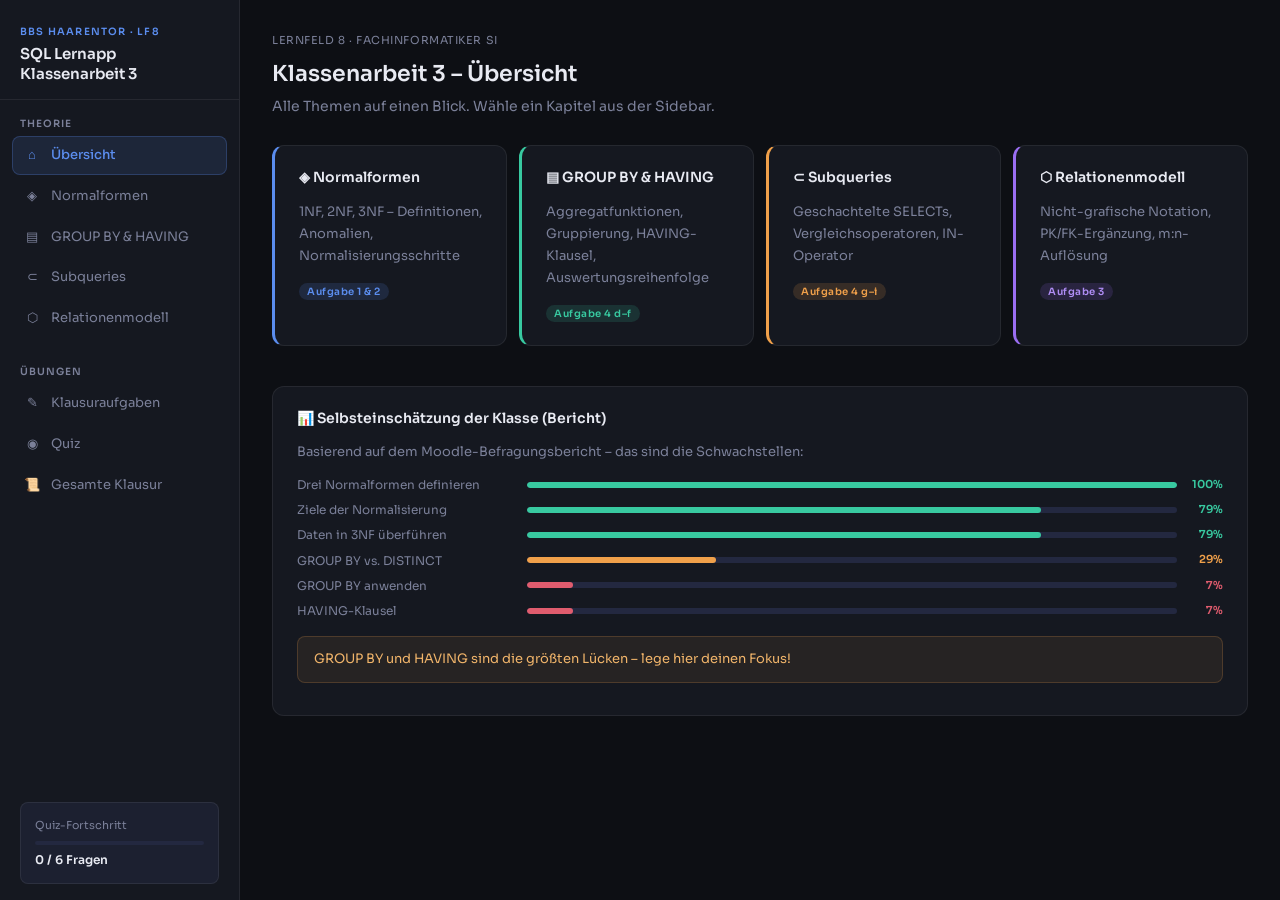
<file: index.html>
<!DOCTYPE html>
<html lang="de">
<head>
<meta charset="UTF-8">
<meta name="viewport" content="width=device-width, initial-scale=1.0">
<title>SQL Lernapp – Klassenarbeit 3</title>
<style>
  @import url('https://fonts.googleapis.com/css2?family=JetBrains+Mono:wght@400;500;600&family=Sora:wght@300;400;500;600;700&display=swap');

  :root {
    --bg: #0d0f14;
    --surface: #151820;
    --surface2: #1c2030;
    --surface3: #232840;
    --border: rgba(255,255,255,0.07);
    --border2: rgba(255,255,255,0.13);
    --text: #e8eaf2;
    --muted: #7b8099;
    --accent: #5b8dee;
    --accent2: #38c9a0;
    --accent3: #f0a04a;
    --accent4: #e05c6e;
    --glow: rgba(91,141,238,0.15);
    --mono: 'JetBrains Mono', monospace;
    --sans: 'Sora', sans-serif;
    --radius: 12px;
    --radius-sm: 8px;
  }

  * { box-sizing: border-box; margin: 0; padding: 0; }

  body {
    background: var(--bg);
    color: var(--text);
    font-family: var(--sans);
    min-height: 100vh;
    line-height: 1.6;
  }

  /* LAYOUT */
  .app { display: flex; height: 100vh; overflow: hidden; }

  /* SIDEBAR */
  .sidebar {
    width: 240px;
    min-width: 240px;
    background: var(--surface);
    border-right: 1px solid var(--border);
    display: flex;
    flex-direction: column;
    padding: 0;
    overflow-y: auto;
  }

  .sidebar-logo {
    padding: 1.5rem 1.25rem 1rem;
    border-bottom: 1px solid var(--border);
  }
  .sidebar-logo .tag {
    font-size: 10px;
    font-weight: 600;
    letter-spacing: 0.12em;
    color: var(--accent);
    text-transform: uppercase;
    margin-bottom: 4px;
  }
  .sidebar-logo h2 {
    font-size: 15px;
    font-weight: 600;
    color: var(--text);
    line-height: 1.3;
  }

  .nav-section {
    padding: 1rem 0.75rem 0.5rem;
  }
  .nav-section-label {
    font-size: 10px;
    font-weight: 600;
    letter-spacing: 0.1em;
    color: var(--muted);
    text-transform: uppercase;
    padding: 0 0.5rem;
    margin-bottom: 4px;
  }

  .nav-item {
    display: flex;
    align-items: center;
    gap: 10px;
    padding: 8px 10px;
    border-radius: var(--radius-sm);
    cursor: pointer;
    font-size: 13px;
    color: var(--muted);
    font-weight: 400;
    transition: all 0.15s;
    margin-bottom: 2px;
    border: 1px solid transparent;
  }
  .nav-item:hover { background: var(--surface2); color: var(--text); }
  .nav-item.active {
    background: rgba(91,141,238,0.12);
    color: var(--accent);
    border-color: rgba(91,141,238,0.25);
    font-weight: 500;
  }
  .nav-icon {
    width: 18px;
    height: 18px;
    display: flex;
    align-items: center;
    justify-content: center;
    font-size: 13px;
    flex-shrink: 0;
  }

  .progress-bar-wrap {
    margin: 1rem 1.25rem;
    margin-top: auto;
    padding: 0.875rem;
    background: var(--surface2);
    border-radius: var(--radius-sm);
    border: 1px solid var(--border);
  }
  .progress-bar-wrap .pb-label {
    font-size: 11px;
    color: var(--muted);
    margin-bottom: 6px;
  }
  .pb-track {
    height: 4px;
    background: var(--surface3);
    border-radius: 99px;
    overflow: hidden;
  }
  .pb-fill {
    height: 100%;
    background: linear-gradient(90deg, var(--accent), var(--accent2));
    border-radius: 99px;
    transition: width 0.4s ease;
  }
  .pb-score { font-size: 12px; font-weight: 600; color: var(--text); margin-top: 5px; }

  /* MAIN CONTENT */
  .main {
    flex: 1;
    overflow-y: auto;
    padding: 2rem;
    background: var(--bg);
  }

  .section { display: none; }
  .section.visible { display: block; }

  .page-header {
    margin-bottom: 1.75rem;
  }
  .page-header .breadcrumb {
    font-size: 11px;
    color: var(--muted);
    margin-bottom: 6px;
    letter-spacing: 0.05em;
  }
  .page-header h1 {
    font-size: 22px;
    font-weight: 600;
    color: var(--text);
  }
  .page-header p {
    font-size: 14px;
    color: var(--muted);
    margin-top: 4px;
  }

  /* CARDS */
  .card {
    background: var(--surface);
    border: 1px solid var(--border);
    border-radius: var(--radius);
    padding: 1.25rem 1.5rem;
    margin-bottom: 1rem;
  }
  .card h3 {
    font-size: 14px;
    font-weight: 600;
    color: var(--text);
    margin-bottom: 0.75rem;
    display: flex;
    align-items: center;
    gap: 8px;
  }
  .card p {
    font-size: 13px;
    color: var(--muted);
    line-height: 1.7;
  }

  /* NF CARDS */
  .nf-grid { display: grid; grid-template-columns: repeat(3, 1fr); gap: 12px; margin-bottom: 1rem; }
  .nf-card {
    background: var(--surface);
    border: 1px solid var(--border);
    border-radius: var(--radius);
    padding: 1.25rem;
    position: relative;
    overflow: hidden;
  }
  .nf-card::before {
    content: '';
    position: absolute;
    top: 0; left: 0; right: 0;
    height: 3px;
  }
  .nf-card.nf1::before { background: var(--accent); }
  .nf-card.nf2::before { background: var(--accent2); }
  .nf-card.nf3::before { background: var(--accent3); }
  .nf-num {
    font-size: 10px;
    font-weight: 600;
    letter-spacing: 0.1em;
    text-transform: uppercase;
    margin-bottom: 6px;
  }
  .nf-card.nf1 .nf-num { color: var(--accent); }
  .nf-card.nf2 .nf-num { color: var(--accent2); }
  .nf-card.nf3 .nf-num { color: var(--accent3); }
  .nf-title {
    font-size: 15px;
    font-weight: 600;
    color: var(--text);
    margin-bottom: 8px;
  }
  .nf-def { font-size: 12px; color: var(--muted); line-height: 1.6; }

  /* CODE BLOCKS */
  .code-block {
    background: var(--surface2);
    border: 1px solid var(--border);
    border-radius: var(--radius-sm);
    padding: 1rem 1.25rem;
    font-family: var(--mono);
    font-size: 12.5px;
    line-height: 1.7;
    color: #c5cae8;
    margin: 0.75rem 0;
    overflow-x: auto;
    white-space: pre;
    position: relative;
  }
  .kw { color: #82aaff; font-weight: 600; }
  .fn { color: #c3e88d; }
  .str { color: #f78c6c; }
  .cm { color: #546e7a; font-style: italic; }

  /* INFO / WARN BOXES */
  .info-box {
    background: rgba(91,141,238,0.08);
    border: 1px solid rgba(91,141,238,0.2);
    border-radius: var(--radius-sm);
    padding: 0.75rem 1rem;
    font-size: 13px;
    color: #8fb4f5;
    margin: 0.75rem 0;
    line-height: 1.6;
  }
  .warn-box {
    background: rgba(240,160,74,0.08);
    border: 1px solid rgba(240,160,74,0.2);
    border-radius: var(--radius-sm);
    padding: 0.75rem 1rem;
    font-size: 13px;
    color: #f0b46a;
    margin: 0.75rem 0;
    line-height: 1.6;
  }
  .success-box {
    background: rgba(56,201,160,0.08);
    border: 1px solid rgba(56,201,160,0.2);
    border-radius: var(--radius-sm);
    padding: 0.75rem 1rem;
    font-size: 13px;
    color: #5dd6b3;
    margin: 0.75rem 0;
    line-height: 1.6;
  }

  /* PIPELINE */
  .pipeline {
    display: flex;
    align-items: center;
    gap: 4px;
    flex-wrap: wrap;
    margin: 1rem 0;
  }
  .pipe-step {
    font-family: var(--mono);
    font-size: 11px;
    font-weight: 600;
    padding: 5px 12px;
    border-radius: 99px;
    border: 1px solid var(--border2);
    color: var(--muted);
    background: var(--surface2);
  }
  .pipe-step.highlight { background: rgba(91,141,238,0.15); color: var(--accent); border-color: rgba(91,141,238,0.3); }
  .pipe-arr { color: var(--muted); font-size: 13px; }

  /* AGG GRID */
  .agg-grid { display: grid; grid-template-columns: repeat(auto-fill, minmax(130px, 1fr)); gap: 8px; margin: 0.75rem 0; }
  .agg-card {
    background: var(--surface2);
    border: 1px solid var(--border);
    border-radius: var(--radius-sm);
    padding: 10px 12px;
  }
  .agg-fn { font-family: var(--mono); font-size: 12px; color: var(--accent2); font-weight: 600; margin-bottom: 3px; }
  .agg-desc { font-size: 11px; color: var(--muted); }

  /* QUIZ */
  .quiz-q {
    background: var(--surface);
    border: 1px solid var(--border);
    border-radius: var(--radius);
    padding: 1.25rem 1.5rem;
    margin-bottom: 1rem;
  }
  .quiz-num {
    font-size: 10px;
    font-weight: 600;
    letter-spacing: 0.1em;
    color: var(--accent);
    text-transform: uppercase;
    margin-bottom: 6px;
  }
  .quiz-q p { font-size: 14px; color: var(--text); font-weight: 500; margin-bottom: 1rem; line-height: 1.5; }
  .quiz-opts { display: flex; flex-direction: column; gap: 6px; }
  .quiz-opt {
    font-family: var(--sans);
    font-size: 13px;
    text-align: left;
    padding: 10px 14px;
    border-radius: var(--radius-sm);
    border: 1px solid var(--border2);
    background: var(--surface2);
    color: var(--muted);
    cursor: pointer;
    transition: all 0.15s;
  }
  .quiz-opt:hover:not(:disabled) { border-color: rgba(91,141,238,0.4); color: var(--text); background: rgba(91,141,238,0.06); }
  .quiz-opt.correct { background: rgba(56,201,160,0.1); border-color: rgba(56,201,160,0.4); color: #5dd6b3; }
  .quiz-opt.wrong { background: rgba(224,92,110,0.1); border-color: rgba(224,92,110,0.4); color: #e87d8a; }
  .quiz-fb { font-size: 12px; margin-top: 10px; line-height: 1.6; padding: 8px 12px; border-radius: var(--radius-sm); }
  .quiz-fb.ok { background: rgba(56,201,160,0.08); color: #5dd6b3; }
  .quiz-fb.err { background: rgba(224,92,110,0.08); color: #e87d8a; }

  /* AUFGABEN */
  .task-card {
    background: var(--surface);
    border: 1px solid var(--border);
    border-radius: var(--radius);
    margin-bottom: 10px;
    overflow: hidden;
  }
  .task-header {
    display: flex;
    align-items: center;
    justify-content: space-between;
    padding: 1rem 1.25rem;
    cursor: pointer;
    user-select: none;
    transition: background 0.15s;
  }
  .task-header:hover { background: var(--surface2); }
  .task-label {
    display: flex;
    align-items: center;
    gap: 10px;
  }
  .task-badge {
    font-family: var(--mono);
    font-size: 11px;
    font-weight: 600;
    color: var(--accent);
    background: rgba(91,141,238,0.12);
    padding: 3px 9px;
    border-radius: 99px;
    border: 1px solid rgba(91,141,238,0.2);
  }
  .task-text { font-size: 13px; color: var(--muted); }
  .task-chevron { font-size: 13px; color: var(--muted); transition: transform 0.2s; }
  .task-card.open .task-chevron { transform: rotate(90deg); }
  .task-body { display: none; padding: 0 1.25rem 1.25rem; border-top: 1px solid var(--border); }
  .task-card.open .task-body { display: block; }
  .task-body .code-block { margin-top: 0.75rem; }

  /* TABLE */
  .table-wrap { overflow-x: auto; margin: 0.75rem 0; }
  table { border-collapse: collapse; font-size: 12px; width: 100%; }
  th { background: var(--surface3); color: var(--muted); font-weight: 600; padding: 7px 12px; text-align: left; border: 1px solid var(--border); font-size: 11px; letter-spacing: 0.05em; text-transform: uppercase; }
  td { padding: 6px 12px; border: 1px solid var(--border); color: var(--text); }
  tr:nth-child(even) td { background: var(--surface2); }
  .pk { color: var(--accent); font-weight: 600; }
  .fk { color: var(--accent2); font-weight: 600; }

  /* ANOMALIE GRID */
  .anomaly-grid { display: grid; grid-template-columns: repeat(3, 1fr); gap: 10px; margin: 0.75rem 0; }
  .anomaly-card {
    background: var(--surface2);
    border: 1px solid var(--border);
    border-radius: var(--radius-sm);
    padding: 1rem;
  }
  .anomaly-card .a-icon { font-size: 20px; margin-bottom: 8px; }
  .anomaly-card .a-title { font-size: 12px; font-weight: 600; color: var(--text); margin-bottom: 4px; }
  .anomaly-card .a-desc { font-size: 11px; color: var(--muted); line-height: 1.5; }

  /* SCROLLBAR */
  ::-webkit-scrollbar { width: 6px; height: 6px; }
  ::-webkit-scrollbar-track { background: transparent; }
  ::-webkit-scrollbar-thumb { background: var(--surface3); border-radius: 99px; }

  /* BADGES */
  .badge { font-size: 10px; font-weight: 600; padding: 2px 8px; border-radius: 99px; letter-spacing: 0.05em; }
  .badge-blue { background: rgba(91,141,238,0.15); color: var(--accent); }
  .badge-green { background: rgba(56,201,160,0.15); color: var(--accent2); }
  .badge-amber { background: rgba(240,160,74,0.15); color: var(--accent3); }

  .grid-2 { display: grid; grid-template-columns: 1fr 1fr; gap: 12px; }

  /* BOTTOM NAV (mobile only) */
  .bottom-nav {
    display: none;
    position: fixed;
    bottom: 0; left: 0; right: 0;
    background: var(--surface);
    border-top: 1px solid var(--border2);
    z-index: 100;
    padding: 0 4px;
    padding-bottom: env(safe-area-inset-bottom, 0px);
  }
  .bottom-nav-inner {
    display: flex;
    justify-content: space-around;
    align-items: stretch;
  }
  .bn-item {
    flex: 1;
    display: flex;
    flex-direction: column;
    align-items: center;
    justify-content: center;
    padding: 8px 2px 6px;
    cursor: pointer;
    border: none;
    background: transparent;
    color: var(--muted);
    font-family: var(--sans);
    font-size: 9px;
    font-weight: 500;
    gap: 3px;
    transition: color 0.15s;
    -webkit-tap-highlight-color: transparent;
  }
  .bn-item.active { color: var(--accent); }
  .bn-icon { font-size: 18px; line-height: 1; }

  @media (max-width: 700px) {
    .app { flex-direction: column; height: auto; min-height: 100vh; overflow: visible; }
    .sidebar { display: none; }
    .bottom-nav { display: block; }
    .main {
      padding: 1rem 0.875rem;
      padding-bottom: calc(72px + env(safe-area-inset-bottom, 0px));
      overflow-y: visible;
    }
    .nf-grid, .grid-2, .anomaly-grid { grid-template-columns: 1fr; }
    .pipeline { gap: 3px; }
    .pipe-step { font-size: 10px; padding: 4px 8px; }
    .agg-grid { grid-template-columns: repeat(2, 1fr); }
    .page-header h1 { font-size: 18px; }
    .code-block { font-size: 11.5px; padding: 0.75rem; }
    .card { padding: 1rem; }
    .task-text { font-size: 12px; }
    .quiz-q p { font-size: 13px; }
    .quiz-opt { font-size: 13px; padding: 12px 14px; }
    .table-wrap { font-size: 11px; }
  }
</style>
</head>
<body>

<div class="app">
  <!-- SIDEBAR -->
  <aside class="sidebar">
    <div class="sidebar-logo">
      <div class="tag">BBS Haarentor · LF8</div>
      <h2>SQL Lernapp<br>Klassenarbeit 3</h2>
    </div>

    <div class="nav-section">
      <div class="nav-section-label">Theorie</div>
      <div class="nav-item active" onclick="show('home')">
        <span class="nav-icon">⌂</span>
        <span>Übersicht</span>
      </div>
      <div class="nav-item" onclick="show('nf')">
        <span class="nav-icon">◈</span>
        <span>Normalformen</span>
      </div>
      <div class="nav-item" onclick="show('groupby')">
        <span class="nav-icon">▤</span>
        <span>GROUP BY & HAVING</span>
      </div>
      <div class="nav-item" onclick="show('subquery')">
        <span class="nav-icon">⊂</span>
        <span>Subqueries</span>
      </div>
      <div class="nav-item" onclick="show('relmodel')">
        <span class="nav-icon">⬡</span>
        <span>Relationenmodell</span>
      </div>
    </div>

    <div class="nav-section">
      <div class="nav-section-label">Übungen</div>
      <div class="nav-item" onclick="show('klausur')">
        <span class="nav-icon">✎</span>
        <span>Klausuraufgaben</span>
      </div>
      <div class="nav-item" onclick="show('quiz')">
        <span class="nav-icon">◉</span>
        <span>Quiz</span>
      </div>
      <div class="nav-item" onclick="show('gesamteklausur')">
        <span class="nav-icon">📜</span>
        <span>Gesamte Klausur</span>
      </div>
    </div>

    <div class="progress-bar-wrap">
      <div class="pb-label">Quiz-Fortschritt</div>
      <div class="pb-track"><div class="pb-fill" id="pb" style="width:0%"></div></div>
      <div class="pb-score" id="pb-score">0 / 6 Fragen</div>
    </div>
  </aside>

  <!-- MAIN -->
  <main class="main">

    <!-- HOME -->
    <div id="sec-home" class="section visible">
      <div class="page-header">
        <div class="breadcrumb">LERNFELD 8 · FACHINFORMATIKER SI</div>
        <h1>Klassenarbeit 3 – Übersicht</h1>
        <p>Alle Themen auf einen Blick. Wähle ein Kapitel aus der Sidebar.</p>
      </div>

      <div style="display:grid;grid-template-columns:repeat(auto-fill,minmax(220px,1fr));gap:12px;margin-bottom:1.5rem;">
        <div class="card" style="cursor:pointer;border-left:3px solid var(--accent);" onclick="show('nf')">
          <h3>◈ Normalformen</h3>
          <p>1NF, 2NF, 3NF – Definitionen, Anomalien, Normalisierungsschritte</p>
          <div style="margin-top:10px;"><span class="badge badge-blue">Aufgabe 1 & 2</span></div>
        </div>
        <div class="card" style="cursor:pointer;border-left:3px solid var(--accent2);" onclick="show('groupby')">
          <h3>▤ GROUP BY & HAVING</h3>
          <p>Aggregatfunktionen, Gruppierung, HAVING-Klausel, Auswertungsreihenfolge</p>
          <div style="margin-top:10px;"><span class="badge badge-green">Aufgabe 4 d–f</span></div>
        </div>
        <div class="card" style="cursor:pointer;border-left:3px solid var(--accent3);" onclick="show('subquery')">
          <h3>⊂ Subqueries</h3>
          <p>Geschachtelte SELECTs, Vergleichsoperatoren, IN-Operator</p>
          <div style="margin-top:10px;"><span class="badge badge-amber">Aufgabe 4 g–i</span></div>
        </div>
        <div class="card" style="cursor:pointer;border-left:3px solid #9b6ef3;" onclick="show('relmodel')">
          <h3>⬡ Relationenmodell</h3>
          <p>Nicht-grafische Notation, PK/FK-Ergänzung, m:n-Auflösung</p>
          <div style="margin-top:10px;"><span class="badge" style="background:rgba(155,110,243,0.15);color:#b08ef5;">Aufgabe 3</span></div>
        </div>
      </div>

      <div class="card">
        <h3>📊 Selbsteinschätzung der Klasse (Bericht)</h3>
        <p style="margin-bottom:0.75rem;">Basierend auf dem Moodle-Befragungsbericht – das sind die Schwachstellen:</p>
        <div style="display:flex;flex-direction:column;gap:6px;">
          <div style="display:flex;align-items:center;gap:10px;">
            <div style="font-size:12px;color:var(--muted);width:220px;flex-shrink:0;">Drei Normalformen definieren</div>
            <div style="flex:1;background:var(--surface3);border-radius:99px;height:6px;overflow:hidden;"><div style="width:100%;height:100%;background:var(--accent2);border-radius:99px;"></div></div>
            <div style="font-size:11px;color:var(--accent2);font-weight:600;width:36px;text-align:right;">100%</div>
          </div>
          <div style="display:flex;align-items:center;gap:10px;">
            <div style="font-size:12px;color:var(--muted);width:220px;flex-shrink:0;">Ziele der Normalisierung</div>
            <div style="flex:1;background:var(--surface3);border-radius:99px;height:6px;overflow:hidden;"><div style="width:79%;height:100%;background:var(--accent2);border-radius:99px;"></div></div>
            <div style="font-size:11px;color:var(--accent2);font-weight:600;width:36px;text-align:right;">79%</div>
          </div>
          <div style="display:flex;align-items:center;gap:10px;">
            <div style="font-size:12px;color:var(--muted);width:220px;flex-shrink:0;">Daten in 3NF überführen</div>
            <div style="flex:1;background:var(--surface3);border-radius:99px;height:6px;overflow:hidden;"><div style="width:79%;height:100%;background:var(--accent2);border-radius:99px;"></div></div>
            <div style="font-size:11px;color:var(--accent2);font-weight:600;width:36px;text-align:right;">79%</div>
          </div>
          <div style="display:flex;align-items:center;gap:10px;">
            <div style="font-size:12px;color:var(--muted);width:220px;flex-shrink:0;">GROUP BY vs. DISTINCT</div>
            <div style="flex:1;background:var(--surface3);border-radius:99px;height:6px;overflow:hidden;"><div style="width:29%;height:100%;background:var(--accent3);border-radius:99px;"></div></div>
            <div style="font-size:11px;color:var(--accent3);font-weight:600;width:36px;text-align:right;">29%</div>
          </div>
          <div style="display:flex;align-items:center;gap:10px;">
            <div style="font-size:12px;color:var(--muted);width:220px;flex-shrink:0;">GROUP BY anwenden</div>
            <div style="flex:1;background:var(--surface3);border-radius:99px;height:6px;overflow:hidden;"><div style="width:7%;height:100%;background:var(--accent4);border-radius:99px;"></div></div>
            <div style="font-size:11px;color:var(--accent4);font-weight:600;width:36px;text-align:right;">7%</div>
          </div>
          <div style="display:flex;align-items:center;gap:10px;">
            <div style="font-size:12px;color:var(--muted);width:220px;flex-shrink:0;">HAVING-Klausel</div>
            <div style="flex:1;background:var(--surface3);border-radius:99px;height:6px;overflow:hidden;"><div style="width:7%;height:100%;background:var(--accent4);border-radius:99px;"></div></div>
            <div style="font-size:11px;color:var(--accent4);font-weight:600;width:36px;text-align:right;">7%</div>
          </div>
        </div>
        <div class="warn-box" style="margin-top:1rem;">GROUP BY und HAVING sind die größten Lücken – lege hier deinen Fokus!</div>
      </div>
    </div>

    <!-- NORMALFORMEN -->
    <div id="sec-nf" class="section">
      <div class="page-header">
        <div class="breadcrumb">THEORIE</div>
        <h1>Normalformen</h1>
        <p>Die drei Normalformen im Überblick</p>
      </div>

      <div class="nf-grid">
        <div class="nf-card nf1">
          <div class="nf-num">1. Normalform</div>
          <div class="nf-title">Atomare Werte</div>
          <div class="nf-def">Jedes Attribut enthält nur einen einzigen, unteilbaren Wert. Keine Wiederholungsgruppen, keine Listen in einem Feld.</div>
        </div>
        <div class="nf-card nf2">
          <div class="nf-num">2. Normalform</div>
          <div class="nf-title">Volle Abhängigkeit</div>
          <div class="nf-def">Setzt 1NF voraus. Jedes Nicht-Schlüssel-Attribut hängt vom <em>gesamten</em> Primärschlüssel ab – keine partiellen Abhängigkeiten.</div>
        </div>
        <div class="nf-card nf3">
          <div class="nf-num">3. Normalform</div>
          <div class="nf-title">Keine transitiven Abh.</div>
          <div class="nf-def">Setzt 2NF voraus. Kein Nicht-Schlüssel-Attribut darf von einem anderen Nicht-Schlüssel-Attribut abhängen.</div>
        </div>
      </div>

      <div class="card">
        <h3>Warum normalisieren? – Die 3 Mutationsanomalien</h3>
        <div class="anomaly-grid">
          <div class="anomaly-card">
            <div class="a-icon">➕</div>
            <div class="a-title">Einfügeanomalie</div>
            <div class="a-desc">Neue Daten können nicht eingefügt werden, ohne unvollständige oder redundante Einträge zu erzeugen.</div>
          </div>
          <div class="anomaly-card">
            <div class="a-icon">✖</div>
            <div class="a-title">Löschanomalie</div>
            <div class="a-desc">Beim Löschen eines Datensatzes gehen unbeabsichtigt andere wichtige Daten verloren.</div>
          </div>
          <div class="anomaly-card">
            <div class="a-icon">✎</div>
            <div class="a-title">Änderungsanomalie</div>
            <div class="a-desc">Redundant gespeicherte Daten müssen an mehreren Stellen geändert werden – Inkonsistenz ist die Folge.</div>
          </div>
        </div>
        <div class="info-box">Redundanz = mehrfach gespeicherte gleiche Information → führt zwangsläufig zu Dateninkonsistenz</div>
      </div>

      <div class="card">
        <h3>Frage 1 aus der Klausur – Musterlösung</h3>
        <p style="margin-bottom:0.5rem;"><em>„Was ist das Hauptziel der Normalisierung?"</em></p>
        <div class="success-box">Antwort: <strong>b) Vermeidung von Redundanzen</strong> – durch Aufteilen der Daten in mehrere Tabellen werden Mehrfachspeicherungen und damit Anomalien vermieden.</div>
      </div>

      <div class="card">
        <h3>Normalisierungsbeispiel – Klausur Aufgabe 2</h3>
        <p style="margin-bottom:0.75rem;">Ausgangstabelle mit zusammengesetztem Primärschlüssel (KundeID + BestellNr):</p>
        <div class="table-wrap">
          <table>
            <tr><th>KundeID</th><th>BestellNr</th><th>ArtikelID</th><th>Name</th><th>Artikelname</th><th>Preis</th></tr>
            <tr><td class="pk">Kd1</td><td class="pk">B100</td><td class="fk">A123</td><td>Müller, Arne</td><td>Laptop</td><td>800</td></tr>
            <tr><td class="pk">Kd1</td><td class="pk">B102</td><td class="fk">A550</td><td>Müller, Arne</td><td>Maus</td><td>25</td></tr>
            <tr><td class="pk">Kd2</td><td class="pk">B103</td><td class="fk">A211</td><td>List, Franz</td><td>Monitor</td><td>150</td></tr>
          </table>
        </div>
        <div class="warn-box">2NF-Verstoß: „Name" hängt nur von KundeID ab, nicht vom gesamten zusammengesetzten Schlüssel → partielle Abhängigkeit!</div>
        <p style="font-size:13px;color:var(--muted);margin-top:0.5rem;">Lösung: Kunden-Tabelle auslagern → <strong>Kunden(KundeID, Name)</strong> und <strong>Bestellung(BestellNr, KundeID, ArtikelID, …)</strong></p>
      </div>
    </div>

    <!-- GROUP BY -->
    <div id="sec-groupby" class="section">
      <div class="page-header">
        <div class="breadcrumb">THEORIE</div>
        <h1>GROUP BY &amp; HAVING</h1>
        <p>Aggregatfunktionen und Gruppenauswertung – Lektion 2 &amp; 4 von sql-tutorial.de</p>
      </div>

      <div class="card">
        <h3>Auswertungsreihenfolge einer SELECT-Anweisung</h3>
        <div class="pipeline">
          <div class="pipe-step">FROM</div><div class="pipe-arr">→</div>
          <div class="pipe-step">WHERE</div><div class="pipe-arr">→</div>
          <div class="pipe-step highlight">GROUP BY</div><div class="pipe-arr">→</div>
          <div class="pipe-step highlight">HAVING</div><div class="pipe-arr">→</div>
          <div class="pipe-step">SELECT</div><div class="pipe-arr">→</div>
          <div class="pipe-step">ORDER BY</div><div class="pipe-arr">→</div>
          <div class="pipe-step">LIMIT</div>
        </div>
        <div class="info-box"><strong>WHERE</strong> filtert einzelne Zeilen <em>vor</em> der Gruppierung – keine Aggregatfunktionen erlaubt!<br><strong>HAVING</strong> filtert Gruppen <em>nach</em> der Gruppierung – Aggregatfunktionen sind hier Pflicht.</div>
      </div>

      <div class="card">
        <h3>Aggregatfunktionen (Lektion 2)</h3>
        <div class="agg-grid">
          <div class="agg-card"><div class="agg-fn">COUNT(*)</div><div class="agg-desc">Anzahl aller Zeilen</div></div>
          <div class="agg-card"><div class="agg-fn">COUNT(Spalte)</div><div class="agg-desc">Anzahl nicht-NULL-Werte</div></div>
          <div class="agg-card"><div class="agg-fn">SUM(Spalte)</div><div class="agg-desc">Summe der Werte</div></div>
          <div class="agg-card"><div class="agg-fn">AVG(Spalte)</div><div class="agg-desc">Durchschnittswert</div></div>
          <div class="agg-card"><div class="agg-fn">MAX(Spalte)</div><div class="agg-desc">Größter Wert</div></div>
          <div class="agg-card"><div class="agg-fn">MIN(Spalte)</div><div class="agg-desc">Kleinster Wert</div></div>
        </div>
        <div class="warn-box">Nach GROUP BY dürfen in SELECT nur Gruppierungsattribute und Aggregatfunktionen stehen. Einzelwert-Attribute erzeugen einen Fehler!</div>
      </div>

      <div class="card">
        <h3>Vollständige Syntax (Lektion 4)</h3>
        <div class="code-block"><span class="kw">SELECT</span> Region, <span class="fn">COUNT</span>(*) <span class="kw">AS</span> Anzahl, <span class="fn">SUM</span>(Punkte) <span class="kw">AS</span> Gesamt
<span class="kw">FROM</span> Mannschaft
<span class="kw">WHERE</span> Spiele = 10          <span class="cm">-- filtert Zeilen (vor Gruppierung)</span>
<span class="kw">GROUP BY</span> Region             <span class="cm">-- gruppiert nach Region</span>
<span class="kw">HAVING</span> <span class="fn">SUM</span>(Punkte) > 30   <span class="cm">-- filtert Gruppen (nach Gruppierung)</span>
<span class="kw">ORDER BY</span> Gesamt <span class="kw">DESC</span>
<span class="kw">LIMIT</span> 5;</div>
      </div>
    </div>

    <!-- SUBQUERIES -->
    <div id="sec-subquery" class="section">
      <div class="page-header">
        <div class="breadcrumb">THEORIE</div>
        <h1>Geschachtelte SELECT-Anweisungen</h1>
        <p>Subqueries mit = und IN – Lektion 5 von sql-tutorial.de</p>
      </div>

      <div class="card">
        <h3>Grundprinzip</h3>
        <p>Eine Unterabfrage steht in der WHERE-Klausel der Hauptabfrage und liefert einen Vergleichswert. So lassen sich zwei Abfragen in einer einzigen SQL-Anweisung kombinieren.</p>
        <div class="code-block"><span class="cm">-- Muster: Unterabfrage mit Vergleichsoperator =</span>
<span class="kw">SELECT</span> spalte
<span class="kw">FROM</span> tabelle
<span class="kw">WHERE</span> spalte <span class="kw">OPERATOR</span> (
    <span class="kw">SELECT</span> spalte       <span class="cm">-- NUR eine Spalte erlaubt!</span>
    <span class="kw">FROM</span> tabelle
    <span class="kw">WHERE</span> bedingung
);</div>
      </div>

      <div class="grid-2">
        <div class="card">
          <h3>Mit = Operator</h3>
          <p style="margin-bottom:0.5rem;">Die Unterabfrage muss <strong>genau einen Wert</strong> liefern.</p>
          <div class="code-block"><span class="kw">SELECT</span> Name
<span class="kw">FROM</span> Mannschaft
<span class="kw">WHERE</span> Punkte > (
  <span class="kw">SELECT</span> Punkte
  <span class="kw">FROM</span> Mannschaft
  <span class="kw">WHERE</span> Name = <span class="str">'KBV Burhafe'</span>
);</div>
        </div>
        <div class="card">
          <h3>Mit IN Operator</h3>
          <p style="margin-bottom:0.5rem;">Die Unterabfrage darf <strong>mehrere Werte</strong> liefern.</p>
          <div class="code-block"><span class="kw">SELECT</span> Name
<span class="kw">FROM</span> Mannschaft
<span class="kw">WHERE</span> Region <span class="kw">IN</span> (
  <span class="kw">SELECT</span> Region
  <span class="kw">FROM</span> Mannschaft
  <span class="kw">WHERE</span> Punkte > 15
);</div>
        </div>
      </div>

      <div class="card">
        <h3>Regeln auf einen Blick</h3>
        <div class="info-box">
          1. In der SELECT-Klausel der Unterabfrage darf immer nur <strong>eine Spalte</strong> angegeben werden.<br>
          2. Wird <code>=</code> verwendet: Unterabfrage muss genau <strong>einen Wert</strong> zurückgeben.<br>
          3. Werden mehrere Werte erwartet: <code>IN</code> verwenden statt <code>=</code>.
        </div>
      </div>
    </div>

    <!-- RELATIONENMODELL -->
    <div id="sec-relmodel" class="section">
      <div class="page-header">
        <div class="breadcrumb">THEORIE</div>
        <h1>Relationenmodell</h1>
        <p>Nicht-grafische Notation – Aufgabe 3 der Klausur</p>
      </div>

      <div class="card">
        <h3>Notation</h3>
        <p style="margin-bottom:0.75rem;">Format: <code style="font-family:var(--mono);background:var(--surface2);padding:2px 6px;border-radius:4px;">Tabelle(<u>PK</u>, Attribut, <u style="text-decoration-style:dashed;">FK</u> → Tabelle)</code></p>
        <div class="info-box">
          <strong>Primärschlüssel (PK)</strong> → unterstrichen<br>
          <strong>Fremdschlüssel (FK)</strong> → gestrichelt unterstrichen + Pfeil auf referenzierte Tabelle<br>
          Bei m:n → eigene Zwischentabelle mit zusammengesetztem PK aus beiden FKs
        </div>
      </div>

      <div class="card">
        <h3>Lösung Aufgabe 3 – Büromöbel KG</h3>
        <p style="margin-bottom:0.5rem;font-size:12px;color:var(--muted);">Artikel haben mehrere Bauteile; ein Bauteil kann in mehreren Artikeln vorkommen (m:n) → Zwischentabelle nötig</p>
        <div class="code-block"><span class="cm">-- Artikel(ArtikelNr, Artikelbeschreibung, VK_Artikelpreis)</span>
<span class="cm">-- Bauteil(BauteilID, Bezeichnung, Material)</span>
<span class="cm">-- Mengeneinheit(MengeneinheitID, Mengeneinheit)</span>
<span class="cm">-- Artikel_Bauteil(ArtikelNr, BauteilID, MengeneinheitID, Bauteilmenge)</span>
<span class="cm">--    PK: (ArtikelNr, BauteilID) zusammengesetzt</span>
<span class="cm">--    FK: ArtikelNr → Artikel</span>
<span class="cm">--    FK: BauteilID → Bauteil</span>
<span class="cm">--    FK: MengeneinheitID → Mengeneinheit</span></div>
        <div class="warn-box">Hinweis aus der Aufgabe: Zwischenschritte der Normalisierung (1NF, 2NF) sind nicht notwendig – direkt zur 3NF überführen!</div>
      </div>

      <div class="card">
        <h3>Beispiel PK &amp; FK in einer Tabelle</h3>
        <div class="table-wrap">
          <table>
            <tr><th>KundeID (PK)</th><th>BestellNr (PK)</th><th>ArtikelID (FK)</th><th>Name</th></tr>
            <tr><td class="pk">Kd1</td><td class="pk">B100</td><td class="fk">A123</td><td>Müller, Arne</td></tr>
            <tr><td class="pk">Kd2</td><td class="pk">B103</td><td class="fk">A211</td><td>List, Franz</td></tr>
          </table>
        </div>
        <div style="display:flex;gap:16px;margin-top:8px;">
          <div style="font-size:11px;color:var(--accent);">● Primärschlüssel</div>
          <div style="font-size:11px;color:var(--accent2);">● Fremdschlüssel</div>
        </div>
      </div>
    </div>

    <!-- KLAUSURAUFGABEN -->
    <div id="sec-klausur" class="section">
      <div class="page-header">
        <div class="breadcrumb">ÜBUNGEN</div>
        <h1>Klausuraufgaben – SQL</h1>
        <p>Aufgabe 4: Boßel-Sommerturnier. Tabelle: Mannschaft(TeamID, Name, Region, Spiele, Punkte, Shoett_Differenz)</p>
      </div>

      <div id="tasks">
        <!-- Tasks injected by JS -->
      </div>
    </div>

    <!-- GESAMTE KLAUSUR -->
    <div id="sec-gesamteklausur" class="section">
      <div class="page-header">
        <div class="breadcrumb">ÜBUNGEN</div>
        <h1>Klassenarbeit 3 – Komplett</h1>
        <p>Die gesamte Klausur (Aufgaben 1 bis 4) inkl. Musterlösungen am Stück.</p>
      </div>

      <!-- Aufgabe 1 -->
      <div class="card">
        <h3>Aufgabe 1: Multiple Choice (5 P.)</h3>
        <p style="margin-bottom:0.75rem;">Notieren Sie den Buchstaben der korrekten Antwort.</p>
        
        <div style="font-size:13px; line-height:1.6; color:var(--text);">
          <p><strong>1) Was ist das Hauptziel der Normalisierung?</strong><br>a) Verbesserung der Leistung b) Vermeidung von Redundanzen c) Erhöhung der Datenmenge d) Reduzierung der Speichernutzung</p>
          <p><strong>2) Welche Aussage ist eine korrekte Definition für Redundanz?</strong><br>a) Fehlen von Daten b) Wiederholung von Informationen c) Aktualisierung von Informationen d) Löschung von Daten</p>
          <p><strong>3) Was ist eine Relation?</strong><br>a) Eine Funktion b) Tabelle mit Zeilen und Spalten c) Feld in einer Tabelle d) Datenbankabfrage</p>
          <p><strong>4) Welche Normalform verhindert partielle Abhängigkeiten?</strong><br>a) Erste Normalform (1NF) b) Zweite Normalform (2NF) c) Dritte Normalform (3NF) d) Vierte Normalform (4NF)</p>
          <p><strong>5) Was ist ein zusammengesetzter Schlüssel?</strong><br>a) Ein Schlüssel, der aus mehreren Attributen besteht b) Ein Schlüssel, der aus einem Attribut besteht c) Ein Schlüssel, der aus zwei Tabellen besteht d) Ein Schlüssel, der aus einer Tabelle besteht</p>
        </div>

        <div class="task-card" style="margin-top:1rem;" onclick="this.classList.toggle('open')">
          <div class="task-header">
            <div class="task-label"><span class="task-badge">Lösung anzeigen</span></div>
            <span class="task-chevron">▶</span>
          </div>
          <div class="task-body">
            <div class="success-box" style="margin-top:0.75rem; margin-bottom:0;">
              1) <strong>b</strong> (Vermeidung von Redundanzen)<br>
              2) <strong>b</strong> (Wiederholung von Informationen)<br>
              3) <strong>b</strong> (Tabelle mit Zeilen und Spalten)<br>
              4) <strong>b</strong> (Zweite Normalform (2NF))<br>
              5) <strong>a</strong> (Ein Schlüssel, der aus mehreren Attributen besteht)
            </div>
          </div>
        </div>
      </div>

      <!-- Aufgabe 2 -->
      <div class="card">
        <h3>Aufgabe 2: Normalformen (6 P.)</h3>
        <p style="margin-bottom:0.75rem;"><strong>a) Nennen</strong> Sie die Definitionen der drei Normalformen (NF).<br>
        <strong>b) Prüfen</strong> Sie für jede NF, ob die Tabelle (KundeID, Bestellnr, Artikel_ID, Name, Artikelname, Preis, Anmerkung) gegen sie verstößt. <strong>Begründen</strong> Sie.</p>
        
        <div class="task-card" style="margin-top:1rem;" onclick="this.classList.toggle('open')">
          <div class="task-header">
            <div class="task-label"><span class="task-badge">Lösung anzeigen</span></div>
            <span class="task-chevron">▶</span>
          </div>
          <div class="task-body">
            <div style="font-size:13px; line-height:1.6; margin-top:0.75rem;">
              <strong>a) Definitionen:</strong><br>
              <span class="kw">1NF:</span> Atomare Werte (jedes Attribut enthält nur einen einzigen, unteilbaren Wert).<br>
              <span class="kw">2NF:</span> 1NF erfüllt + jedes Nicht-Schlüssel-Attribut ist voll funktional abhängig vom gesamten Primärschlüssel (keine partiellen Abhängigkeiten).<br>
              <span class="kw">3NF:</span> 2NF erfüllt + kein Nicht-Schlüssel-Attribut hängt von einem anderen Nicht-Schlüssel-Attribut ab (keine transitiven Abhängigkeiten).
              <br><br>
              <strong>b) Überprüfung:</strong><br>
              - <strong>1NF:</strong> Ist verletzt! Das Feld "Anmerkung" enthält teilweise mehrere Informationen ("Auch Windows installieren", "Ubuntu aufspielen").<br>
              - <strong>2NF:</strong> Ist verletzt! "Name" hängt nur von "KundeID" ab (Teil des Schlüssels), nicht aber von "Bestellnr". Dies ist eine partielle Abhängigkeit.<br>
              - <strong>3NF:</strong> Ist verletzt! "Artikelname" und "Preis" hängen vom Nicht-Schlüssel-Attribut "Artikel_ID" ab (transitive Abhängigkeit).
            </div>
          </div>
        </div>
      </div>

      <!-- Aufgabe 3 -->
      <div class="card">
        <h3>Aufgabe 3: Relationenmodell (8 P.)</h3>
        <p style="margin-bottom:0.75rem;">Erstellen Sie ein nicht-graphisches Relationenmodell (3NF) für die Krapendorf Büromöbelwerke KG. Artikel haben mehrere Bauteile, ein Bauteil kann in mehreren Artikeln vorkommen. Zwischenschritte sind nicht notwendig.</p>
        
        <div class="task-card" style="margin-top:1rem;" onclick="this.classList.toggle('open')">
          <div class="task-header">
            <div class="task-label"><span class="task-badge">Lösung anzeigen</span></div>
            <span class="task-chevron">▶</span>
          </div>
          <div class="task-body">
            <div class="code-block" style="margin-top:0.75rem;">Artikel(<u>ArtikelNr</u>, Artikelbeschreibung, VK_Artikelpreis)
Bauteil(<u>Bauteil_ID</u>, Bauteil, Material)
Mengeneinheit(<u>Mengeneinheit_ID</u>, Mengeneinheit)
Artikel_Bauteil(<u><span style="border-bottom: 1px dashed;">ArtikelNr</span></u>, <u><span style="border-bottom: 1px dashed;">Bauteil_ID</span></u>, <span style="border-bottom: 1px dashed;">Mengeneinheit_ID</span>, Bauteilmenge)</div>
          </div>
        </div>
      </div>

      <!-- Aufgabe 4 -->
      <div class="card">
        <h3>Aufgabe 4: Boßel-Sommerturnier (18 P.)</h3>
        <p style="margin-bottom:0.75rem;">Tabelle: <code>Mannschaft(TeamID, Name, Region, Spiele, Punkte, Shoett_Differenz)</code><br>Erstellen Sie SQL-Anweisungen für folgende Abfragen:</p>
        <div id="gesamtklausur-tasks">
          <!-- Wird per JS befüllt -->
        </div>
      </div>
    </div>

    <!-- QUIZ -->
    <div id="sec-quiz" class="section">
      <div class="page-header">
        <div class="breadcrumb">ÜBUNGEN</div>
        <h1>Quiz – Wissencheck</h1>
        <p>Teste dein Wissen zu den Klausurthemen</p>
      </div>
      <div id="quiz-container"></div>
    </div>

  </main>
</div>

<!-- MOBILE BOTTOM NAV -->
<nav class="bottom-nav">
  <div class="bottom-nav-inner">
    <button class="bn-item active" onclick="show('home')" id="bn-home">
      <span class="bn-icon">⌂</span><span>Start</span>
    </button>
    <button class="bn-item" onclick="show('nf')" id="bn-nf">
      <span class="bn-icon">◈</span><span>1/2/3 NF</span>
    </button>
    <button class="bn-item" onclick="show('groupby')" id="bn-groupby">
      <span class="bn-icon">▤</span><span>GROUP BY</span>
    </button>
    <button class="bn-item" onclick="show('subquery')" id="bn-subquery">
      <span class="bn-icon">⊂</span><span>Subquery</span>
    </button>
    <button class="bn-item" onclick="show('relmodel')" id="bn-relmodel">
      <span class="bn-icon">⬡</span><span>Relationen</span>
    </button>
    <button class="bn-item" onclick="show('klausur')" id="bn-klausur">
      <span class="bn-icon">✎</span><span>Aufgaben</span>
    </button>
    <button class="bn-item" onclick="show('quiz')" id="bn-quiz">
      <span class="bn-icon">◉</span><span>Quiz</span>
    </button>
    <button class="bn-item" onclick="show('gesamteklausur')" id="bn-gesamteklausur">
      <span class="bn-icon">📜</span><span>Klausur</span>
    </button>
  </div>
</nav>

<script>
// Navigation
function show(id) {
  document.querySelectorAll('.section').forEach(s => s.classList.remove('visible'));
  document.getElementById('sec-' + id).classList.add('visible');
  document.querySelectorAll('.nav-item').forEach(n => n.classList.remove('active'));
  const map = { home:0, nf:1, groupby:2, subquery:3, relmodel:4, klausur:5, quiz:6, gesamteklausur:7 };
  const navItems = document.querySelectorAll('.nav-item');
  if (map[id] !== undefined) navItems[map[id]].classList.add('active');
  // update bottom nav
  document.querySelectorAll('.bn-item').forEach(b => b.classList.remove('active'));
  const bn = document.getElementById('bn-' + id);
  if (bn) bn.classList.add('active');
  window.scrollTo(0, 0);
}

// TASKS
const tasks = [
  {
    id: 'a', label: 'Aufgabe a',
    text: 'Für jede Region: Name der Region und Anzahl der Mannschaften ausgeben',
    solution: `SELECT Region, COUNT(*) AS Anzahl\nFROM Mannschaft\nGROUP BY Region;`
  },
  {
    id: 'b', label: 'Aufgabe b',
    text: 'Alle Regionen: Name und Anzahl der Mannschaften mit mehr als 25 Punkten',
    solution: `SELECT Region, COUNT(*) AS Anzahl\nFROM Mannschaft\nWHERE Punkte > 25\nGROUP BY Region;`
  },
  {
    id: 'c', label: 'Aufgabe c',
    text: 'Anzahl der Mannschaften pro Region ermitteln',
    solution: `SELECT Region, COUNT(*) AS Anzahl_Mannschaften\nFROM Mannschaft\nGROUP BY Region;`
  },
  {
    id: 'd', label: 'Aufgabe d',
    text: 'Gesamtpunktzahl jeder Region, absteigend nach Punktzahl sortiert',
    solution: `SELECT Region, SUM(Punkte) AS Gesamtpunkte\nFROM Mannschaft\nGROUP BY Region\nORDER BY Gesamtpunkte DESC;`
  },
  {
    id: 'e', label: 'Aufgabe e',
    text: 'Regionen ausgeben, deren Teams zusammen mehr als 30 Punkte erreicht haben',
    solution: `SELECT Region, SUM(Punkte) AS Gesamtpunkte\nFROM Mannschaft\nGROUP BY Region\nHAVING SUM(Punkte) > 30;`
  },
  {
    id: 'f', label: 'Aufgabe f',
    text: 'Regionen mit einer Gesamtpunktzahl von mindestens 100',
    solution: `SELECT Region, SUM(Punkte) AS Gesamtpunkte\nFROM Mannschaft\nGROUP BY Region\nHAVING SUM(Punkte) >= 100;`
  },
  {
    id: 'g', label: 'Aufgabe g',
    text: 'Mannschaften mit größerer Shött-Differenz als das Team mit der größten Shött-Differenz in Region Esens',
    solution: `SELECT Name FROM Mannschaft\nWHERE Shoett_Differenz > (\n  SELECT MAX(Shoett_Differenz)\n  FROM Mannschaft\n  WHERE Region = 'Esens'\n);`,
    hint: 'Subquery mit MAX() nötig, um den größten Wert in Esens zu ermitteln.'
  },
  {
    id: 'h', label: 'Aufgabe h',
    text: 'Regionen mit mehr Punkten als die Region Wittmund',
    solution: `SELECT Region, SUM(Punkte) AS Gesamtpunkte\nFROM Mannschaft\nGROUP BY Region\nHAVING SUM(Punkte) > (\n  SELECT SUM(Punkte)\n  FROM Mannschaft\n  WHERE Region = 'Wittmund'\n);`,
    hint: 'GROUP BY + HAVING mit Subquery kombinieren.'
  },
  {
    id: 'i', label: 'Aufgabe i',
    text: 'Mannschaften Aurichs mit überdurchschnittlicher Shött-Differenz',
    solution: `SELECT Name FROM Mannschaft\nWHERE Region = 'Aurich'\n  AND Shoett_Differenz > (\n    SELECT AVG(Shoett_Differenz)\n    FROM Mannschaft\n    WHERE Region = 'Aurich'\n  );`,
    hint: 'AVG() in der Subquery – nur für Aurich!'
  },
];

function buildTasks() {
  const container = document.getElementById('tasks');
  if(container) {
    container.innerHTML = tasks.map(t => `
      <div class="task-card" id="task-${t.id}">
        <div class="task-header" onclick="toggleTask('${t.id}')">
          <div class="task-label">
            <span class="task-badge">${t.label}</span>
            <span class="task-text">${t.text}</span>
          </div>
          <span class="task-chevron">▶</span>
        </div>
        <div class="task-body">
          ${t.hint ? `<div class="info-box" style="margin-top:0.75rem;margin-bottom:0;">💡 ${t.hint}</div>` : ''}
          <div class="code-block" style="margin-top:0.75rem;">${colorize(t.solution)}</div>
        </div>
      </div>
    `).join('');
  }
  
  const container2 = document.getElementById('gesamtklausur-tasks');
  if(container2) {
    container2.innerHTML = tasks.map(t => `
      <div class="task-card" id="g-task-${t.id}">
        <div class="task-header" onclick="this.parentNode.classList.toggle('open')">
          <div class="task-label">
            <span class="task-badge">${t.label}</span>
            <span class="task-text">${t.text}</span>
          </div>
          <span class="task-chevron">▶</span>
        </div>
        <div class="task-body">
          ${t.hint ? `<div class="info-box" style="margin-top:0.75rem;margin-bottom:0;">💡 ${t.hint}</div>` : ''}
          <div class="code-block" style="margin-top:0.75rem;">${colorize(t.solution)}</div>
        </div>
      </div>
    `).join('');
  }
}

function toggleTask(id) {
  const card = document.getElementById('task-' + id);
  card.classList.toggle('open');
}

function colorize(sql) {
  return sql
    .replace(/\b(SELECT|FROM|WHERE|GROUP BY|HAVING|ORDER BY|LIMIT|AND|OR|IN|AS|DESC|ASC|NOT)\b/g, '<span class="kw">$1</span>')
    .replace(/\b(COUNT|SUM|AVG|MAX|MIN)\b/g, '<span class="fn">$1</span>')
    .replace(/'([^']*)'/g, '<span class="str">\'$1\'</span>');
}

// QUIZ
const questions = [
  {
    q: 'Welche Klausel filtert Gruppen – nicht einzelne Zeilen?',
    opts: ['WHERE', 'HAVING', 'GROUP BY', 'ORDER BY'],
    correct: 1,
    feedback: 'HAVING filtert nach der Gruppierung. WHERE kann keine Aggregatfunktionen enthalten!'
  },
  {
    q: 'Was ist die korrekte Definition von Redundanz in relationalen Datenbanken?',
    opts: ['Das Fehlen von Daten', 'Die Wiederholung von Informationen in der Datenbank', 'Die Löschung von Daten', 'Erhöhung der Speichernutzung'],
    correct: 1,
    feedback: 'Redundanz = mehrfach gespeicherte gleiche Informationen → führt zu Anomalien.'
  },
  {
    q: 'Welche Normalform verhindert partielle (teilweise) Abhängigkeiten?',
    opts: ['1NF', '2NF', '3NF', '4NF'],
    correct: 1,
    feedback: 'Die 2NF verlangt, dass jedes Nicht-Schlüssel-Attribut vom gesamten Primärschlüssel abhängt.'
  },
  {
    q: 'Bei einer Subquery mit = Operator: Was muss die Unterabfrage liefern?',
    opts: ['Beliebig viele Werte', 'Genau einen Wert', 'Mindestens zwei Werte', 'Eine vollständige Tabelle'],
    correct: 1,
    feedback: 'Bei = muss die Subquery exakt einen Wert liefern. Bei mehreren Werten → IN verwenden.'
  },
  {
    q: 'Was ist ein zusammengesetzter Schlüssel?',
    opts: ['Ein Schlüssel aus einem Attribut', 'Ein Schlüssel aus mehreren Attributen', 'Ein Fremdschlüssel', 'Ein Schlüssel aus zwei Tabellen'],
    correct: 1,
    feedback: 'Ein zusammengesetzter Schlüssel besteht aus mehreren Attributen, z.B. (KundeID, BestellNr).'
  },
  {
    q: 'In welcher Reihenfolge wertet SQL die Klauseln aus?',
    opts: ['SELECT → FROM → WHERE → GROUP BY → HAVING', 'FROM → WHERE → GROUP BY → HAVING → SELECT → ORDER BY', 'WHERE → FROM → GROUP BY → SELECT', 'GROUP BY → WHERE → HAVING → SELECT'],
    correct: 1,
    feedback: 'Die korrekte Auswertungsreihenfolge: FROM → WHERE → GROUP BY → HAVING → SELECT → ORDER BY → LIMIT'
  },
];

let answered = 0;

function buildQuiz() {
  const container = document.getElementById('quiz-container');
  container.innerHTML = questions.map((q, i) => `
    <div class="quiz-q" id="qblock-${i}">
      <div class="quiz-num">Frage ${i+1} von ${questions.length}</div>
      <p>${q.q}</p>
      <div class="quiz-opts">
        ${q.opts.map((o, j) => `<button class="quiz-opt" onclick="answer(${i},${j})" id="qopt-${i}-${j}">${o}</button>`).join('')}
      </div>
      <div id="qfb-${i}" class="quiz-fb" style="display:none;"></div>
    </div>
  `).join('');
}

function answer(qi, oi) {
  const q = questions[qi];
  const opts = document.querySelectorAll(`#qblock-${qi} .quiz-opt`);
  opts.forEach(o => o.disabled = true);
  const fb = document.getElementById(`qfb-${qi}`);
  if (oi === q.correct) {
    document.getElementById(`qopt-${qi}-${oi}`).classList.add('correct');
    fb.textContent = '✓ Richtig! ' + q.feedback;
    fb.className = 'quiz-fb ok';
    answered++;
  } else {
    document.getElementById(`qopt-${qi}-${oi}`).classList.add('wrong');
    document.getElementById(`qopt-${qi}-${q.correct}`).classList.add('correct');
    fb.textContent = '✗ Nicht ganz. ' + q.feedback;
    fb.className = 'quiz-fb err';
    answered++;
  }
  fb.style.display = 'block';
  updateProgress();
}

function updateProgress() {
  const pct = Math.round((answered / questions.length) * 100);
  document.getElementById('pb').style.width = pct + '%';
  document.getElementById('pb-score').textContent = answered + ' / ' + questions.length + ' Fragen';
}

buildTasks();
buildQuiz();
</script>
</body>
</html>
</file>
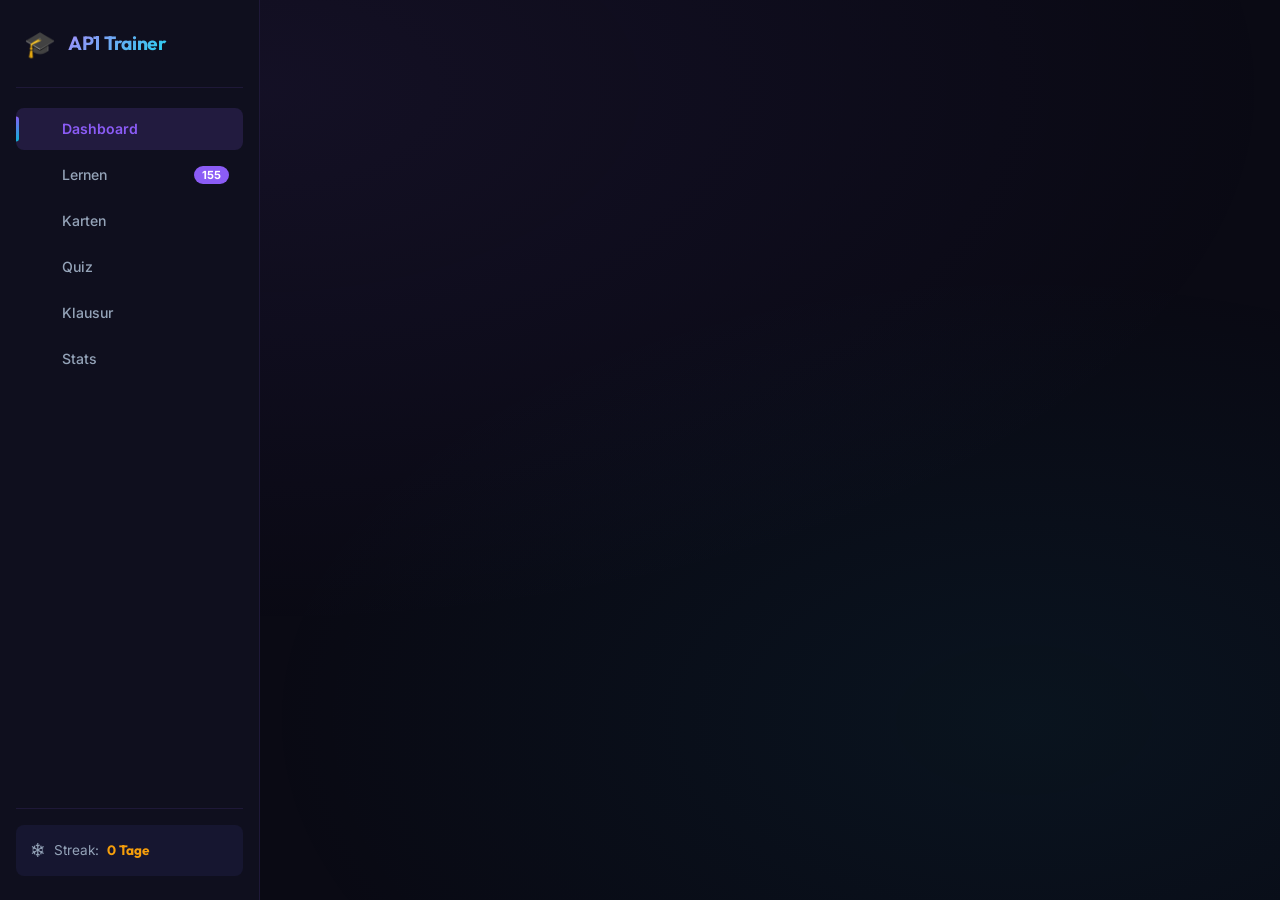
<file: ap1-lernapp/index.html>
<!DOCTYPE html>
<html lang="de">
<head>
  <meta charset="UTF-8">
  <meta name="viewport" content="width=device-width, initial-scale=1.0, viewport-fit=cover">
  <meta name="description" content="Lern-App für die IHK Abschlussprüfung Teil 1 – Fachinformatiker Systemintegration. Quiz, Karteikarten, Spaced Repetition und Klausur-Simulator.">
  <meta name="theme-color" content="#0a0a14">
  <meta name="apple-mobile-web-app-capable" content="yes">
  <meta name="apple-mobile-web-app-status-bar-style" content="black-translucent">
  <meta name="apple-mobile-web-app-title" content="AP1 Trainer">
  <title>AP1 Trainer – Fachinformatiker Systemintegration</title>
  <link rel="manifest" href="manifest.json">
  <link rel="icon" type="image/png" href="icons/icon-192.png">
  <link rel="apple-touch-icon" href="icons/icon-192.png">
  <link rel="stylesheet" href="style.css">
</head>
<body>
  <div id="app" class="app">
    <!-- Sidebar (Desktop) -->
    <aside id="sidebar" class="sidebar"></aside>

    <!-- Main Content -->
    <main id="main" class="main"></main>
  </div>

  <!-- Bottom Tab Bar (Mobile) -->
  <nav id="bottombar" class="bottombar"></nav>

  <!-- Toast container -->
  <div id="toast-container"></div>

  <script src="app.js"></script>
</body>
</html>
</file>
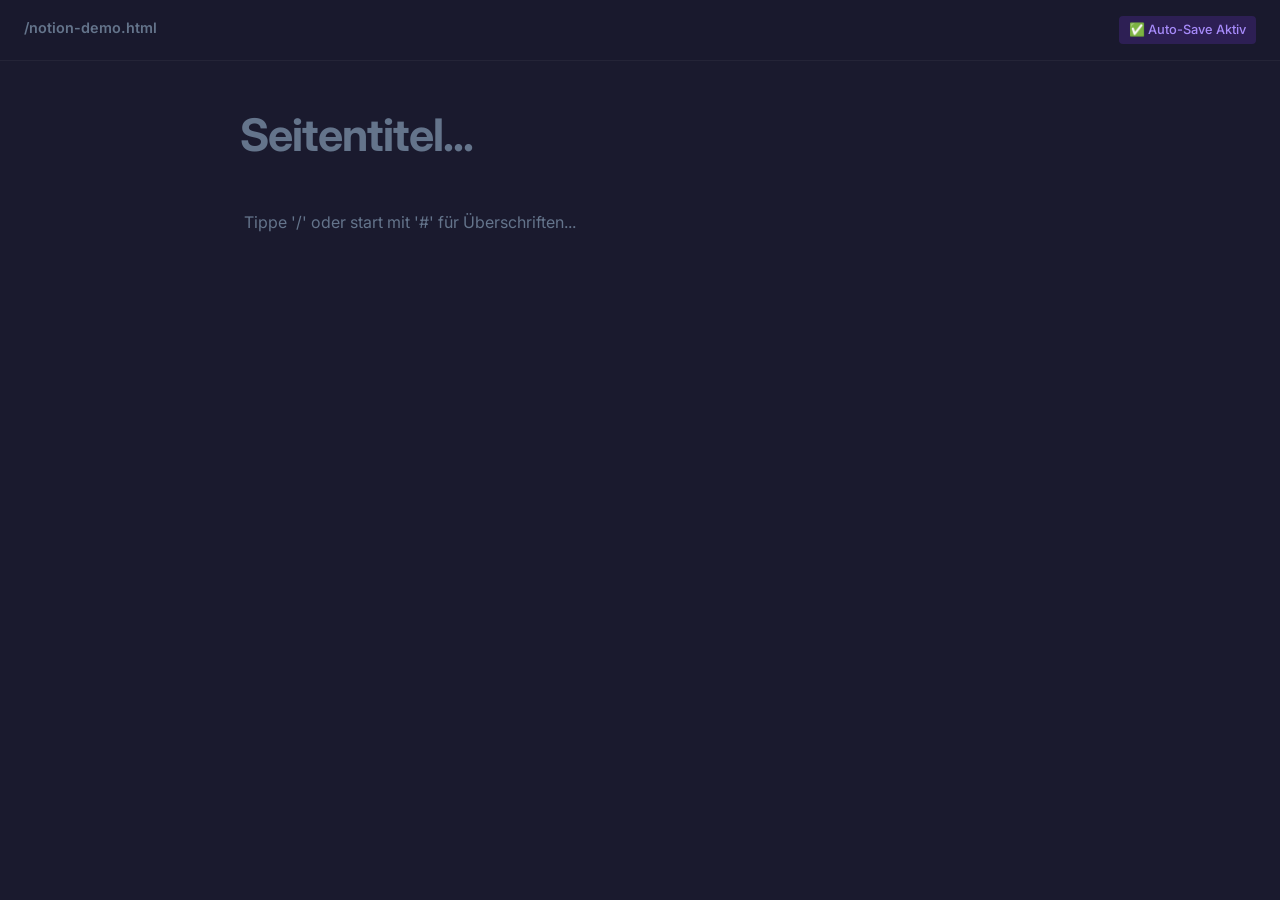
<file: ap1-lernapp/notion-demo.html>
<!DOCTYPE html>
<html lang="de">
<head>
  <meta charset="UTF-8">
  <title>Notion Klon - Demo</title>
  <style>
    @import url('https://fonts.googleapis.com/css2?family=Inter:wght@400;500;600;700&display=swap');
    
    :root {
      --bg: #1a1a2e; /* dark theme base */
      --bg-hover: #25253d;
      --text: #e2e8f0;
      --text-muted: #64748b;
      --accent: #7c3aed;
      --sel: rgba(124, 58, 237, 0.3);
    }
    
    body {
      margin: 0; padding: 0;
      background-color: var(--bg);
      color: var(--text);
      font-family: 'Inter', system-ui, sans-serif;
      display: flex;
      justify-content: center;
      line-height: 1.6;
    }
    
    ::selection {
      background: var(--sel);
    }
    
    #editor-container {
      width: 100%;
      max-width: 800px;
      margin-top: 100px;
      padding: 0 40px 100px 40px;
    }
    
    .title {
      font-size: 2.8rem;
      font-weight: 700;
      margin-bottom: 30px;
      outline: none;
      border: none;
      letter-spacing: -1px;
    }
    
    .title[data-placeholder]:empty:before,
    .block[data-placeholder]:empty:focus:before {
      content: attr(data-placeholder);
      color: var(--text-muted);
      cursor: text;
      pointer-events: none;
    }

    #editor {
      min-height: 50vh;
      display: flex;
      flex-direction: column;
    }

    /* Core Block Styling */
    .block {
      outline: none;
      padding: 6px 4px;
      margin: 2px 0;
      min-height: 1.6em;
      position: relative;
      border-radius: 4px;
      transition: background-color 0.1s ease;
    }
    
    .block:empty:before {
      content: ''; /* hidden by default */
    }

    /* Formats generated by markdown shortcuts */
    .block.h1 { font-size: 2rem; font-weight: 700; margin-top: 1em; line-height: 1.2; letter-spacing: -0.5px; }
    .block.h2 { font-size: 1.5rem; font-weight: 600; margin-top: 1em; line-height: 1.3; }
    .block.h3 { font-size: 1.25rem; font-weight: 600; margin-top: 0.8em; line-height: 1.4; }
    .block.ul { display: list-item; list-style-type: disc; margin-left: 24px; }
    
    /* Top Menu (info) */
    .top-bar {
      position: fixed;
      top: 0; left: 0; right: 0;
      padding: 16px 24px;
      display: flex;
      justify-content: space-between;
      border-bottom: 1px solid rgba(255,255,255,0.05);
      background: rgba(26,26,46,0.8);
      backdrop-filter: blur(8px);
      z-index: 100;
    }
    .top-bar-title {
      font-weight: 600;
      font-size: 0.9rem;
      color: var(--text-muted);
    }
    .top-bar-badge {
      font-size: 0.8rem;
      background: rgba(124, 58, 237, 0.2);
      color: #a78bfa;
      padding: 4px 10px;
      border-radius: 4px;
      font-weight: 500;
    }

  </style>
</head>
<body>

  <div class="top-bar">
    <div class="top-bar-title">/notion-demo.html</div>
    <div class="top-bar-badge">✅ Auto-Save Aktiv</div>
  </div>

  <div id="editor-container">
    <div id="doc-title" class="title" contenteditable="true" data-placeholder="Seitentitel..."></div>
    <div id="editor">
      <!-- Blocks will be injected here -->
    </div>
  </div>

  <script>
    const editor = document.getElementById('editor');
    const docTitle = document.getElementById('doc-title');
    const STORAGE_KEY = 'notion_clone_demo_data';

    // ─── LOCAL STORAGE / AUTO-SAVE ──────────────────────────────────────
    function saveDoc() {
      const data = {
        title: docTitle.innerText,
        html: editor.innerHTML
      };
      localStorage.setItem(STORAGE_KEY, JSON.stringify(data));
    }

    function loadDoc() {
      const raw = localStorage.getItem(STORAGE_KEY);
      if (raw) {
        try {
          const data = JSON.parse(raw);
          if(data.title) docTitle.innerText = data.title;
          if(data.html && data.html.trim().length > 0) {
              editor.innerHTML = data.html;
          }
        } catch(e) {}
      }
      
      // Setup initial state if empty
      if(editor.children.length === 0) {
        createBlock();
      }
      
      // Reattach event listeners to all loaded blocks
      Array.from(editor.children).forEach(attachBlockListeners);
    }

    // ─── EDITOR MECHANICS ───────────────────────────────────────────────
    function createBlock(afterElement = null) {
      const div = document.createElement('div');
      div.className = 'block';
      div.contentEditable = 'true';
      div.setAttribute('data-placeholder', "Tippe '/' oder start mit '#' für Überschriften...");
      attachBlockListeners(div);
      
      if (afterElement) {
        afterElement.insertAdjacentElement('afterend', div);
      } else {
        editor.appendChild(div);
      }
      div.focus();
      saveDoc();
      return div;
    }

    function setCaretToEnd(el) {
      if(!el) return;
      el.focus();
      try {
          const range = document.createRange();
          const sel = window.getSelection();
          range.selectNodeContents(el);
          range.collapse(false);
          sel.removeAllRanges();
          sel.addRange(range);
      } catch (e) {}
    }

    function attachBlockListeners(block) {
      block.addEventListener('keydown', function(e) {
        
        // ENTER: Neues Element erzeugen
        if (e.key === 'Enter') {
          e.preventDefault();
          // Wenn in einer Liste formatiert, erben wir die Klasse für den neuen Block
          const newBlock = createBlock(this);
          if(this.classList.contains('ul')) {
              newBlock.className = 'block ul';
          }
        }
        
        // BACKSPACE: Verschmelzen oder löschen
        if (e.key === 'Backspace') {
          const sel = window.getSelection();
          // Check ob der Cursor am Anfang des Blocks ist
          if (sel.anchorOffset === 0 && sel.isCollapsed) {
            e.preventDefault();
            
            // Wenn der Block eine spezielle Formatierung hat, entferne diese zuerst zurück zu normal
            if (this.className !== 'block') {
                this.className = 'block';
                saveDoc();
                return;
            }

            const prev = this.previousElementSibling;
            if (prev) {
              const textToMerge = this.innerText;
              this.remove();
              prev.focus();
              
              const range = document.createRange();
              range.selectNodeContents(prev);
              range.collapse(false); // Move to end
              
              if(textToMerge) {
                  const textNode = document.createTextNode(textToMerge);
                  range.insertNode(textNode);
              }
              
              sel.removeAllRanges();
              sel.addRange(range);
              setCaretToEnd(prev);
              saveDoc();
            }
          }
        }
        
        // Pfeiltasten Nav
        if (e.key === 'ArrowUp') {
           const prev = this.previousElementSibling;
           if(prev) { prev.focus(); e.preventDefault(); }
        }
        if (e.key === 'ArrowDown') {
           const next = this.nextElementSibling;
           if(next) { next.focus(); e.preventDefault(); }
        }
      });

      // INPUT: Markdown Shortcuts (Magic!)
      block.addEventListener('input', function(e) {
        let txt = this.innerText;
        let changed = false;
        
        // Prüfen auf Shortcuts an erster Stelle
        if (txt.startsWith('# ')) {
          this.className = 'block h1';
          this.innerText = txt.substring(2);
          changed = true;
        } else if (txt.startsWith('## ')) {
          this.className = 'block h2';
          this.innerText = txt.substring(3);
          changed = true;
        } else if (txt.startsWith('### ')) {
          this.className = 'block h3';
          this.innerText = txt.substring(4);
          changed = true;
        } else if (txt.startsWith('- ')) {
          this.className = 'block ul';
          this.innerText = txt.substring(2);
          changed = true;
        }

        if (changed) {
          // Cursor ans Ende setzen nach Formatierung
          setCaretToEnd(this);
        }
        saveDoc();
      });
      
      block.addEventListener('paste', () => setTimeout(saveDoc, 10));
    }

    docTitle.addEventListener('input', saveDoc);
    
    // Starte App
    loadDoc();
  </script>
</body>
</html>
</file>
<file: ap1-lernapp/style.css>
/* ═══════════════════════════════════════════════════════════
   AP1 Trainer – Premium Design System v2.0
   ═══════════════════════════════════════════════════════════ */

/* ── Fonts ──────────────────────────────────────────────── */
@import url('https://fonts.googleapis.com/css2?family=Outfit:wght@400;500;600;700;800&family=Inter:wght@300;400;500;600;700&display=swap');

/* ── CSS Variables ──────────────────────────────────────── */
:root {
  --bg:           #0a0a14;
  --bg2:          #0f0f1e;
  --bg3:          #161630;
  --bg4:          #1e1e3a;
  --bg5:          #282850;
  --surface:      rgba(15, 15, 30, 0.75);
  --surface-solid:#12122a;
  --glass:        rgba(22, 22, 48, 0.6);
  --glass-border: rgba(139, 92, 246, 0.12);
  --glass-border2:rgba(139, 92, 246, 0.25);

  --accent:       #8b5cf6;
  --accent2:      #7c3aed;
  --accent-dim:   rgba(139, 92, 246, 0.15);
  --accent-glow:  rgba(139, 92, 246, 0.3);
  --teal:         #06b6d4;
  --teal2:        #0891b2;
  --teal-dim:     rgba(6, 182, 212, 0.15);
  --gradient:     linear-gradient(135deg, #8b5cf6, #06b6d4);
  --gradient2:    linear-gradient(135deg, #7c3aed, #0891b2);
  --gradient-text:linear-gradient(135deg, #a78bfa, #22d3ee);

  --green:        #10b981;
  --green-dim:    rgba(16, 185, 129, 0.12);
  --red:          #ef4444;
  --red-dim:      rgba(239, 68, 68, 0.12);
  --yellow:       #f59e0b;
  --yellow-dim:   rgba(245, 158, 11, 0.12);
  --blue:         #3b82f6;
  --blue-dim:     rgba(59, 130, 246, 0.12);

  --text:         #f1f5f9;
  --text2:        #94a3b8;
  --text3:        #64748b;
  --text4:        #475569;

  --radius:       16px;
  --radius-md:    12px;
  --radius-sm:    8px;
  --radius-xs:    6px;

  --shadow:       0 8px 32px rgba(0,0,0,0.4);
  --shadow-lg:    0 16px 48px rgba(0,0,0,0.5);
  --shadow-glow:  0 0 30px rgba(139,92,246,0.15);

  --sidebar-w:    260px;
  --bottombar-h:  72px;
  --transition:   0.25s cubic-bezier(0.4, 0, 0.2, 1);
}

/* ── Reset ──────────────────────────────────────────────── */
*, *::before, *::after { box-sizing: border-box; margin: 0; padding: 0; }
html { scroll-behavior: smooth; }
body {
  font-family: 'Inter', system-ui, -apple-system, sans-serif;
  background: var(--bg);
  color: var(--text);
  min-height: 100vh;
  min-height: 100dvh;
  line-height: 1.6;
  -webkit-font-smoothing: antialiased;
  -moz-osx-font-smoothing: grayscale;
  overflow-x: hidden;
}
body::before {
  content: '';
  position: fixed;
  inset: 0;
  background:
    radial-gradient(ellipse 80% 60% at 20% 10%, rgba(139,92,246,0.08), transparent),
    radial-gradient(ellipse 60% 50% at 80% 80%, rgba(6,182,212,0.06), transparent);
  pointer-events: none;
  z-index: 0;
}

/* ── Scrollbar ──────────────────────────────────────────── */
::-webkit-scrollbar { width: 5px; }
::-webkit-scrollbar-track { background: transparent; }
::-webkit-scrollbar-thumb { background: var(--bg5); border-radius: 3px; }
::-webkit-scrollbar-thumb:hover { background: var(--accent); }

/* ── App Layout ─────────────────────────────────────────── */
.app {
  display: flex;
  min-height: 100vh;
  min-height: 100dvh;
  position: relative;
  z-index: 1;
}

/* ── Sidebar ────────────────────────────────────────────── */
.sidebar {
  position: fixed;
  left: 0; top: 0; bottom: 0;
  width: var(--sidebar-w);
  background: var(--bg2);
  border-right: 1px solid var(--glass-border);
  display: flex;
  flex-direction: column;
  padding: 24px 16px;
  z-index: 50;
  overflow-y: auto;
}
.sidebar__header {
  display: flex;
  align-items: center;
  gap: 12px;
  padding: 4px 8px 28px;
  border-bottom: 1px solid var(--glass-border);
  margin-bottom: 20px;
}
.sidebar__logo {
  font-size: 1.6rem;
  line-height: 1;
}
.sidebar__title {
  font-family: 'Outfit', sans-serif;
  font-size: 1.2rem;
  font-weight: 700;
  background: var(--gradient-text);
  -webkit-background-clip: text;
  -webkit-text-fill-color: transparent;
  background-clip: text;
  letter-spacing: -0.3px;
}
.sidebar__nav {
  display: flex;
  flex-direction: column;
  gap: 4px;
  flex: 1;
}
.sidebar__footer {
  padding-top: 16px;
  border-top: 1px solid var(--glass-border);
  margin-top: 16px;
}

/* Navigation items */
.nav-item {
  display: flex;
  align-items: center;
  gap: 12px;
  padding: 11px 14px;
  border-radius: var(--radius-sm);
  border: none;
  background: transparent;
  color: var(--text2);
  font-family: 'Inter', sans-serif;
  font-size: 0.88rem;
  font-weight: 500;
  cursor: pointer;
  transition: all var(--transition);
  text-align: left;
  width: 100%;
  position: relative;
}
.nav-item:hover {
  background: var(--accent-dim);
  color: var(--text);
}
.nav-item.active {
  background: var(--accent-dim);
  color: var(--accent);
  font-weight: 600;
}
.nav-item.active::before {
  content: '';
  position: absolute;
  left: 0; top: 50%;
  transform: translateY(-50%);
  width: 3px;
  height: 60%;
  background: var(--gradient);
  border-radius: 0 3px 3px 0;
}
.nav-icon {
  width: 20px;
  height: 20px;
  fill: currentColor;
  flex-shrink: 0;
  opacity: 0.85;
}
.nav-item.active .nav-icon { opacity: 1; }

.nav-badge {
  margin-left: auto;
  background: var(--accent);
  color: #fff;
  font-size: 0.7rem;
  font-weight: 700;
  padding: 2px 8px;
  border-radius: 10px;
  min-width: 24px;
  text-align: center;
}

/* Streak in sidebar footer */
.streak-display {
  display: flex;
  align-items: center;
  gap: 8px;
  padding: 10px 14px;
  border-radius: var(--radius-sm);
  background: var(--bg3);
  font-size: 0.85rem;
  color: var(--text2);
}
.streak-fire { font-size: 1.2rem; }
.streak-count {
  font-weight: 700;
  color: var(--yellow);
  font-family: 'Outfit', sans-serif;
}

/* ── Bottom Bar (Mobile) ────────────────────────────────── */
.bottombar {
  display: none;
  position: fixed;
  bottom: 0; left: 0; right: 0;
  height: var(--bottombar-h);
  background: rgba(10, 10, 20, 0.92);
  backdrop-filter: blur(20px);
  -webkit-backdrop-filter: blur(20px);
  border-top: 1px solid var(--glass-border);
  z-index: 50;
  padding: 0 8px;
  padding-bottom: env(safe-area-inset-bottom, 0);
}
.bottombar__inner {
  display: flex;
  align-items: center;
  justify-content: space-around;
  height: 100%;
  max-width: 500px;
  margin: 0 auto;
}
.bottom-item {
  display: flex;
  flex-direction: column;
  align-items: center;
  gap: 3px;
  padding: 6px 8px;
  border: none;
  background: transparent;
  color: var(--text3);
  font-family: 'Inter', sans-serif;
  font-size: 0.65rem;
  font-weight: 500;
  cursor: pointer;
  transition: color var(--transition);
  -webkit-tap-highlight-color: transparent;
}
.bottom-item .nav-icon {
  width: 22px;
  height: 22px;
  transition: transform 0.2s;
}
.bottom-item.active {
  color: var(--accent);
}
.bottom-item.active .nav-icon {
  transform: scale(1.1);
}

/* ── Main Content ───────────────────────────────────────── */
.main {
  flex: 1;
  margin-left: var(--sidebar-w);
  padding: 32px 40px;
  min-height: 100vh;
  min-height: 100dvh;
  max-width: 1000px;
}

/* ── Screen Transition ──────────────────────────────────── */
.screen {
  animation: screenIn 0.35s ease-out;
}
@keyframes screenIn {
  from { opacity: 0; transform: translateY(16px); }
  to   { opacity: 1; transform: translateY(0); }
}

/* ── Typography ─────────────────────────────────────────── */
.heading-xl {
  font-family: 'Outfit', sans-serif;
  font-size: 2rem;
  font-weight: 800;
  letter-spacing: -0.5px;
  line-height: 1.2;
}
.heading-lg {
  font-family: 'Outfit', sans-serif;
  font-size: 1.5rem;
  font-weight: 700;
  letter-spacing: -0.3px;
}
.heading-md {
  font-family: 'Outfit', sans-serif;
  font-size: 1.15rem;
  font-weight: 600;
}
.text-gradient {
  background: var(--gradient-text);
  -webkit-background-clip: text;
  -webkit-text-fill-color: transparent;
  background-clip: text;
}
.section-header {
  margin-bottom: 24px;
}
.section-header__title {
  font-family: 'Outfit', sans-serif;
  font-size: 1.6rem;
  font-weight: 700;
  letter-spacing: -0.3px;
  margin-bottom: 4px;
}
.section-header__sub {
  color: var(--text2);
  font-size: 0.9rem;
}

/* ── Glass Card ─────────────────────────────────────────── */
.glass-card {
  background: var(--glass);
  backdrop-filter: blur(12px);
  -webkit-backdrop-filter: blur(12px);
  border: 1px solid var(--glass-border);
  border-radius: var(--radius);
  padding: 24px;
  transition: all var(--transition);
}
.glass-card:hover {
  border-color: var(--glass-border2);
  box-shadow: var(--shadow-glow);
}
.glass-card--interactive {
  cursor: pointer;
}
.glass-card--interactive:hover {
  transform: translateY(-3px);
}

/* ── Stats Row (Dashboard) ──────────────────────────────── */
.stats-grid {
  display: grid;
  grid-template-columns: repeat(auto-fit, minmax(150px, 1fr));
  gap: 12px;
  margin-bottom: 28px;
}
.stat-card {
  background: var(--bg2);
  border: 1px solid var(--glass-border);
  border-radius: var(--radius-md);
  padding: 20px;
  text-align: center;
  position: relative;
  overflow: hidden;
  transition: all var(--transition);
}
.stat-card::before {
  content: '';
  position: absolute;
  top: 0; left: 0; right: 0;
  height: 2px;
  background: var(--gradient);
  opacity: 0;
  transition: opacity 0.3s;
}
.stat-card:hover::before { opacity: 1; }
.stat-card__icon {
  font-size: 1.3rem;
  margin-bottom: 8px;
  display: block;
}
.stat-card__value {
  font-family: 'Outfit', sans-serif;
  font-size: 1.8rem;
  font-weight: 800;
  background: var(--gradient-text);
  -webkit-background-clip: text;
  -webkit-text-fill-color: transparent;
  background-clip: text;
  line-height: 1.2;
}
.stat-card__label {
  font-size: 0.78rem;
  color: var(--text3);
  margin-top: 4px;
  font-weight: 500;
}

/* ── Topic Grid ─────────────────────────────────────────── */
.topic-grid {
  display: grid;
  grid-template-columns: repeat(auto-fill, minmax(260px, 1fr));
  gap: 16px;
}
.topic-card {
  background: var(--bg2);
  border: 1px solid var(--glass-border);
  border-radius: var(--radius);
  padding: 22px;
  cursor: pointer;
  transition: all var(--transition);
  position: relative;
  overflow: hidden;
}
.topic-card::after {
  content: '';
  position: absolute;
  top: 0; left: 0; right: 0;
  height: 3px;
  background: var(--gradient);
  opacity: 0;
  transition: opacity 0.3s;
}
.topic-card:hover {
  border-color: var(--glass-border2);
  transform: translateY(-3px);
  box-shadow: var(--shadow), var(--shadow-glow);
}
.topic-card:hover::after { opacity: 1; }
.topic-card__emoji { font-size: 2rem; margin-bottom: 12px; display: block; }
.topic-card__name {
  font-family: 'Outfit', sans-serif;
  font-size: 1.02rem;
  font-weight: 600;
  margin-bottom: 4px;
}
.topic-card__count {
  font-size: 0.8rem;
  color: var(--text3);
  margin-bottom: 14px;
}

/* ── Progress Bar ───────────────────────────────────────── */
.progress-bar {
  height: 5px;
  background: var(--bg4);
  border-radius: 3px;
  overflow: hidden;
  margin-bottom: 6px;
}
.progress-bar__fill {
  height: 100%;
  background: var(--gradient);
  border-radius: 3px;
  transition: width 0.6s ease;
  position: relative;
}
.progress-bar__fill::after {
  content: '';
  position: absolute;
  right: 0; top: 0; bottom: 0;
  width: 20px;
  background: linear-gradient(90deg, transparent, rgba(255,255,255,0.2));
  border-radius: 3px;
}
.progress-text {
  font-size: 0.75rem;
  color: var(--text3);
  text-align: right;
}

/* ── Flashcard ──────────────────────────────────────────── */
.flashcard-container { perspective: 1200px; margin: 30px auto; max-width: 620px; }
.flashcard {
  width: 100%;
  min-height: 300px;
  position: relative;
  transition: transform 0.7s cubic-bezier(0.4, 0, 0.2, 1);
  transform-style: preserve-3d;
  cursor: pointer;
}
.flashcard.flipped { transform: rotateY(180deg); }
.flashcard__front, .flashcard__back {
  position: absolute;
  width: 100%;
  min-height: 300px;
  backface-visibility: hidden;
  border-radius: var(--radius);
  display: flex;
  flex-direction: column;
  align-items: center;
  justify-content: center;
  padding: 36px;
  text-align: center;
}
.flashcard__front {
  background: linear-gradient(160deg, var(--bg2), var(--bg3));
  border: 1px solid var(--glass-border);
}
.flashcard__back {
  background: linear-gradient(160deg, var(--bg3), var(--bg4));
  border: 1px solid var(--accent);
  transform: rotateY(180deg);
  box-shadow: 0 0 25px var(--accent-dim);
}
.flashcard__label {
  font-size: 0.72rem;
  color: var(--text3);
  text-transform: uppercase;
  letter-spacing: 2px;
  margin-bottom: 18px;
  font-weight: 600;
}
.flashcard__text {
  font-family: 'Outfit', sans-serif;
  font-size: 1.2rem;
  font-weight: 500;
  line-height: 1.7;
}
.flashcard__hint {
  font-size: 0.78rem;
  color: var(--text3);
  margin-top: 24px;
}
.flashcard-controls {
  display: flex;
  justify-content: center;
  gap: 12px;
  margin-top: 24px;
}
.flashcard-progress {
  text-align: center;
  color: var(--text3);
  font-size: 0.85rem;
  margin-bottom: 12px;
}

/* ── Quiz ────────────────────────────────────────────────── */
.quiz-header {
  display: flex;
  justify-content: space-between;
  align-items: center;
  margin-bottom: 8px;
}
.quiz-header__progress { font-size: 0.85rem; color: var(--text3); }
.quiz-header__score { font-size: 0.85rem; color: var(--green); font-weight: 600; }
.quiz-progress-bar {
  height: 6px;
  background: var(--bg4);
  border-radius: 3px;
  margin-bottom: 28px;
  overflow: hidden;
}
.quiz-progress-bar__fill {
  height: 100%;
  background: var(--gradient);
  border-radius: 3px;
  transition: width 0.4s ease;
}
.quiz-question {
  background: var(--bg2);
  border: 1px solid var(--glass-border);
  border-radius: var(--radius);
  padding: 28px;
  margin-bottom: 20px;
}
.quiz-question__topic {
  font-size: 0.72rem;
  color: var(--accent);
  text-transform: uppercase;
  letter-spacing: 1.5px;
  margin-bottom: 12px;
  font-weight: 600;
}
.quiz-question__text {
  font-family: 'Outfit', sans-serif;
  font-size: 1.15rem;
  font-weight: 600;
  line-height: 1.6;
}
.quiz-options { display: flex; flex-direction: column; gap: 10px; margin-bottom: 20px; }
.quiz-option {
  background: var(--bg2);
  border: 1.5px solid var(--bg4);
  border-radius: var(--radius-sm);
  padding: 14px 18px;
  cursor: pointer;
  transition: all 0.2s;
  font-size: 0.95rem;
  font-family: 'Inter', sans-serif;
  color: var(--text);
  text-align: left;
  width: 100%;
}
.quiz-option:hover:not(.disabled) {
  border-color: var(--accent);
  background: var(--bg3);
}
.quiz-option.correct {
  border-color: var(--green);
  background: var(--green-dim);
  color: var(--green);
}
.quiz-option.wrong {
  border-color: var(--red);
  background: var(--red-dim);
  color: var(--red);
}
.quiz-option.disabled { cursor: default; opacity: 0.5; }
.quiz-option.disabled.correct { opacity: 1; }
.quiz-input-wrap { margin-bottom: 20px; }
.quiz-input {
  width: 100%;
  background: var(--bg2);
  border: 1.5px solid var(--bg4);
  border-radius: var(--radius-sm);
  padding: 14px 18px;
  font-size: 0.95rem;
  color: var(--text);
  font-family: 'Inter', sans-serif;
  outline: none;
  transition: border-color 0.2s;
}
.quiz-input:focus { border-color: var(--accent); }
.quiz-input.correct { border-color: var(--green); }
.quiz-input.wrong { border-color: var(--red); }
.quiz-feedback {
  padding: 14px 18px;
  border-radius: var(--radius-sm);
  margin-bottom: 16px;
  font-size: 0.9rem;
  font-weight: 500;
  animation: screenIn 0.3s ease;
}
.quiz-feedback.correct { background: var(--green-dim); color: var(--green); }
.quiz-feedback.wrong   { background: var(--red-dim);   color: var(--red); }

/* Score Screen */
.score-screen {
  text-align: center;
  padding: 40px 20px;
  animation: screenIn 0.4s ease;
}
.score-screen__emoji { font-size: 4rem; margin-bottom: 16px; animation: bounceIn 0.5s ease; }
.score-screen__title {
  font-family: 'Outfit', sans-serif;
  font-size: 1.8rem;
  font-weight: 700;
  margin-bottom: 6px;
}
.score-screen__value {
  font-family: 'Outfit', sans-serif;
  font-size: 3.5rem;
  font-weight: 800;
  background: var(--gradient-text);
  -webkit-background-clip: text;
  -webkit-text-fill-color: transparent;
  background-clip: text;
  margin: 16px 0 6px;
}
.score-screen__pct {
  font-size: 1rem;
  color: var(--text2);
  margin-bottom: 32px;
}
.score-screen__actions { display: flex; gap: 12px; justify-content: center; flex-wrap: wrap; }

/* ── Exam Mode ──────────────────────────────────────────── */
.exam-header {
  display: flex;
  justify-content: space-between;
  align-items: center;
  padding: 16px 20px;
  background: var(--bg2);
  border: 1px solid var(--glass-border);
  border-radius: var(--radius-md);
  margin-bottom: 24px;
  position: sticky;
  top: 0;
  z-index: 10;
}
.exam-timer {
  font-family: 'Outfit', sans-serif;
  font-size: 1.3rem;
  font-weight: 700;
  color: var(--text);
  display: flex;
  align-items: center;
  gap: 8px;
}
.exam-timer.warning { color: var(--yellow); }
.exam-timer.danger { color: var(--red); animation: pulse 1s infinite; }
.exam-info {
  display: flex;
  align-items: center;
  gap: 16px;
  font-size: 0.85rem;
  color: var(--text2);
}

.exam-navigator {
  display: flex;
  flex-wrap: wrap;
  gap: 6px;
  padding: 16px;
  background: var(--bg2);
  border: 1px solid var(--glass-border);
  border-radius: var(--radius-md);
  margin-top: 24px;
}
.exam-nav-btn {
  width: 36px;
  height: 36px;
  border-radius: var(--radius-xs);
  border: 1.5px solid var(--bg5);
  background: var(--bg3);
  color: var(--text3);
  font-size: 0.75rem;
  font-weight: 600;
  font-family: 'Outfit', sans-serif;
  cursor: pointer;
  transition: all 0.2s;
  display: flex;
  align-items: center;
  justify-content: center;
}
.exam-nav-btn:hover { border-color: var(--accent); }
.exam-nav-btn.current {
  border-color: var(--accent);
  background: var(--accent-dim);
  color: var(--accent);
  box-shadow: 0 0 8px var(--accent-dim);
}
.exam-nav-btn.answered {
  background: var(--accent-dim);
  border-color: var(--accent);
  color: var(--accent);
}
.exam-nav-btn.flagged {
  border-color: var(--yellow);
  background: var(--yellow-dim);
  color: var(--yellow);
}
.exam-option {
  background: var(--bg2);
  border: 1.5px solid var(--bg4);
  border-radius: var(--radius-sm);
  padding: 14px 18px;
  cursor: pointer;
  transition: all 0.2s;
  font-size: 0.95rem;
  font-family: 'Inter', sans-serif;
  color: var(--text);
  text-align: left;
  width: 100%;
}
.exam-option:hover { border-color: var(--accent); background: var(--bg3); }
.exam-option.selected {
  border-color: var(--accent);
  background: var(--accent-dim);
  color: var(--accent);
}
.exam-flag-btn {
  background: transparent;
  border: 1.5px solid var(--bg4);
  border-radius: var(--radius-sm);
  padding: 8px 16px;
  color: var(--text3);
  font-size: 0.85rem;
  cursor: pointer;
  transition: all 0.2s;
  font-family: 'Inter', sans-serif;
}
.exam-flag-btn:hover { border-color: var(--yellow); color: var(--yellow); }
.exam-flag-btn.flagged {
  border-color: var(--yellow);
  background: var(--yellow-dim);
  color: var(--yellow);
}

/* ── Learn / Spaced Repetition ──────────────────────────── */
.learn-overview {
  text-align: center;
  padding: 32px;
}
.learn-stat {
  display: inline-flex;
  align-items: center;
  gap: 8px;
  padding: 8px 16px;
  background: var(--bg3);
  border-radius: var(--radius-sm);
  font-size: 0.85rem;
  color: var(--text2);
  margin: 4px;
}
.learn-stat__value {
  font-weight: 700;
  color: var(--text);
  font-family: 'Outfit', sans-serif;
}
.learn-card {
  max-width: 620px;
  margin: 0 auto;
}
.learn-answer-reveal {
  text-align: center;
  margin-top: 20px;
}
.learn-ratings {
  display: flex;
  gap: 8px;
  justify-content: center;
  margin-top: 20px;
  flex-wrap: wrap;
}
.rating-btn {
  padding: 12px 20px;
  border-radius: var(--radius-sm);
  border: 1.5px solid;
  font-family: 'Inter', sans-serif;
  font-size: 0.85rem;
  font-weight: 600;
  cursor: pointer;
  transition: all 0.2s;
  min-width: 100px;
}
.rating-btn--again {
  border-color: var(--red);
  background: var(--red-dim);
  color: var(--red);
}
.rating-btn--again:hover { background: rgba(239,68,68,0.25); }
.rating-btn--hard {
  border-color: var(--yellow);
  background: var(--yellow-dim);
  color: var(--yellow);
}
.rating-btn--hard:hover { background: rgba(245,158,11,0.25); }
.rating-btn--good {
  border-color: var(--green);
  background: var(--green-dim);
  color: var(--green);
}
.rating-btn--good:hover { background: rgba(16,185,129,0.25); }
.rating-btn--easy {
  border-color: var(--teal);
  background: var(--teal-dim);
  color: var(--teal);
}
.rating-btn--easy:hover { background: rgba(6,182,212,0.25); }
.rating-label {
  display: block;
  font-size: 0.7rem;
  font-weight: 400;
  margin-top: 2px;
  opacity: 0.8;
}

/* Box Distribution */
.box-bar {
  display: flex;
  gap: 4px;
  align-items: flex-end;
  height: 100px;
  padding: 0 16px;
  margin: 20px 0;
}
.box-bar__col {
  flex: 1;
  background: var(--accent-dim);
  border-radius: 4px 4px 0 0;
  position: relative;
  transition: height 0.5s ease;
  min-height: 4px;
}
.box-bar__col:nth-child(1) { background: var(--red-dim); }
.box-bar__col:nth-child(2) { background: var(--yellow-dim); }
.box-bar__col:nth-child(3) { background: var(--blue-dim); }
.box-bar__col:nth-child(4) { background: var(--green-dim); }
.box-bar__col:nth-child(5) { background: var(--teal-dim); }
.box-bar__label {
  position: absolute;
  bottom: -20px;
  left: 50%;
  transform: translateX(-50%);
  font-size: 0.7rem;
  color: var(--text3);
  white-space: nowrap;
}
.box-bar__count {
  position: absolute;
  top: -18px;
  left: 50%;
  transform: translateX(-50%);
  font-size: 0.72rem;
  font-weight: 600;
  color: var(--text2);
}

/* ── Stats View ─────────────────────────────────────────── */
.stats-widget {
  background: var(--bg2);
  border: 1px solid var(--glass-border);
  border-radius: var(--radius);
  padding: 24px;
  margin-bottom: 16px;
}
.stats-widget__title {
  font-family: 'Outfit', sans-serif;
  font-size: 0.9rem;
  font-weight: 600;
  color: var(--text2);
  margin-bottom: 16px;
  display: flex;
  align-items: center;
  gap: 8px;
}
.chart-canvas {
  width: 100%;
  height: 200px;
  display: block;
}

/* ── Buttons ────────────────────────────────────────────── */
.btn {
  display: inline-flex;
  align-items: center;
  justify-content: center;
  gap: 8px;
  padding: 11px 22px;
  border-radius: var(--radius-sm);
  border: none;
  font-family: 'Inter', sans-serif;
  font-size: 0.88rem;
  font-weight: 600;
  cursor: pointer;
  transition: all var(--transition);
  text-decoration: none;
  line-height: 1.4;
}
.btn-primary {
  background: var(--gradient);
  color: #fff;
  box-shadow: 0 4px 16px rgba(139,92,246,0.25);
}
.btn-primary:hover {
  box-shadow: 0 6px 24px rgba(139,92,246,0.35);
  transform: translateY(-1px);
}
.btn-secondary {
  background: var(--bg3);
  color: var(--text);
  border: 1px solid var(--bg5);
}
.btn-secondary:hover { border-color: var(--accent); }
.btn-danger {
  background: var(--red-dim);
  color: var(--red);
  border: 1px solid rgba(239,68,68,0.2);
}
.btn-danger:hover { background: rgba(239,68,68,0.2); }
.btn-ghost {
  background: transparent;
  color: var(--text2);
  border: 1px solid transparent;
}
.btn-ghost:hover { color: var(--text); background: var(--bg3); }
.btn-sm { padding: 7px 14px; font-size: 0.8rem; }
.btn-lg { padding: 14px 32px; font-size: 0.95rem; }
.btn-xl { padding: 16px 40px; font-size: 1.05rem; border-radius: var(--radius-md); }
.btn-full { width: 100%; }
.btn-icon {
  width: 40px;
  height: 40px;
  padding: 0;
  border-radius: var(--radius-sm);
}

/* ── Form Elements ──────────────────────────────────────── */
.form-group { margin-bottom: 16px; }
.form-label {
  display: block;
  font-size: 0.82rem;
  color: var(--text2);
  margin-bottom: 6px;
  font-weight: 500;
}
.form-input, .form-select, .form-textarea {
  width: 100%;
  background: var(--bg);
  border: 1.5px solid var(--bg4);
  border-radius: var(--radius-sm);
  padding: 11px 14px;
  font-size: 0.9rem;
  color: var(--text);
  font-family: 'Inter', sans-serif;
  outline: none;
  transition: border-color 0.2s;
}
.form-input:focus, .form-select:focus, .form-textarea:focus { border-color: var(--accent); }
.form-textarea { min-height: 100px; resize: vertical; }
.form-select { cursor: pointer; }
.form-select option { background: var(--bg2); }

/* ── Tabs ────────────────────────────────────────────────── */
.tabs { display: flex; gap: 4px; margin-bottom: 20px; border-bottom: 1px solid var(--bg4); }
.tab {
  padding: 10px 18px;
  font-size: 0.85rem;
  font-weight: 500;
  color: var(--text3);
  background: none;
  border: none;
  cursor: pointer;
  border-bottom: 2px solid transparent;
  transition: all 0.2s;
  font-family: 'Inter', sans-serif;
  margin-bottom: -1px;
}
.tab:hover { color: var(--text); }
.tab.active { color: var(--accent); border-bottom-color: var(--accent); }

/* ── Topic Select ───────────────────────────────────────── */
.topic-select-list {
  display: flex;
  flex-direction: column;
  gap: 8px;
  margin: 20px 0;
}
.topic-select-item {
  display: flex;
  align-items: center;
  gap: 12px;
  background: var(--bg);
  border: 1.5px solid var(--bg4);
  border-radius: var(--radius-sm);
  padding: 12px 16px;
  cursor: pointer;
  transition: all 0.2s;
}
.topic-select-item:hover { border-color: var(--accent); }
.topic-select-item.selected {
  border-color: var(--accent);
  background: var(--accent-dim);
}
.topic-select-item input[type="checkbox"] { accent-color: var(--accent); width: 16px; height: 16px; }
.topic-select-item__name { flex: 1; font-size: 0.9rem; font-weight: 500; }
.topic-select-item__count { font-size: 0.78rem; color: var(--text3); }

/* ── Content Manager ────────────────────────────────────── */
.question-list { display: flex; flex-direction: column; gap: 8px; margin: 16px 0; }
.question-item {
  background: var(--bg);
  border: 1px solid var(--bg4);
  border-radius: var(--radius-sm);
  padding: 14px 16px;
  display: flex;
  align-items: flex-start;
  gap: 12px;
}
.question-item__text { flex: 1; font-size: 0.88rem; line-height: 1.5; }
.question-item__type {
  font-size: 0.7rem;
  padding: 3px 8px;
  border-radius: 4px;
  background: var(--accent-dim);
  color: var(--accent);
  font-weight: 600;
  text-transform: uppercase;
  white-space: nowrap;
}
.question-item__del {
  background: none;
  border: none;
  color: var(--text3);
  cursor: pointer;
  font-size: 1rem;
  padding: 2px;
  transition: color 0.2s;
}
.question-item__del:hover { color: var(--red); }

/* ── Import Area ────────────────────────────────────────── */
.import-area {
  background: var(--bg);
  border: 2px dashed var(--bg4);
  border-radius: var(--radius);
  padding: 40px 20px;
  text-align: center;
  cursor: pointer;
  transition: all 0.2s;
  margin: 16px 0;
}
.import-area:hover { border-color: var(--accent); }
.import-area__icon { font-size: 2rem; margin-bottom: 8px; }
.import-area__text { color: var(--text2); font-size: 0.88rem; }

/* ── Empty State ────────────────────────────────────────── */
.empty-state {
  text-align: center;
  padding: 50px 20px;
  color: var(--text3);
}
.empty-state__emoji { font-size: 3.5rem; margin-bottom: 16px; }
.empty-state__text { font-size: 0.95rem; margin-bottom: 20px; }

/* ── Toast Notifications ────────────────────────────────── */
.toast {
  position: fixed;
  bottom: 100px;
  left: 50%;
  transform: translateX(-50%) translateY(20px);
  padding: 14px 28px;
  border-radius: var(--radius-md);
  font-size: 0.9rem;
  font-weight: 500;
  opacity: 0;
  transition: all 0.35s ease;
  z-index: 9999;
  backdrop-filter: blur(16px);
  -webkit-backdrop-filter: blur(16px);
  white-space: nowrap;
  pointer-events: none;
  box-shadow: var(--shadow-lg);
}
.toast.show {
  opacity: 1;
  transform: translateX(-50%) translateY(0);
}
.toast--success { background: rgba(16, 185, 129, 0.92); color: #fff; }
.toast--error   { background: rgba(239, 68, 68, 0.92); color: #fff; }
.toast--info    { background: rgba(139, 92, 246, 0.92); color: #fff; }
.toast--warning { background: rgba(245, 158, 11, 0.92); color: #fff; }

/* ── Exam Setup ─────────────────────────────────────────── */
.setup-options {
  display: grid;
  grid-template-columns: repeat(auto-fill, minmax(120px, 1fr));
  gap: 10px;
  margin: 12px 0 20px;
}
.setup-option {
  padding: 14px;
  border-radius: var(--radius-sm);
  border: 1.5px solid var(--bg4);
  background: var(--bg2);
  color: var(--text2);
  text-align: center;
  cursor: pointer;
  transition: all 0.2s;
  font-family: 'Inter', sans-serif;
  font-size: 0.88rem;
  font-weight: 500;
}
.setup-option:hover { border-color: var(--accent); }
.setup-option.selected {
  border-color: var(--accent);
  background: var(--accent-dim);
  color: var(--accent);
}
.setup-option__value {
  display: block;
  font-family: 'Outfit', sans-serif;
  font-size: 1.2rem;
  font-weight: 700;
  margin-bottom: 2px;
}

/* ── Exam Results ───────────────────────────────────────── */
.result-topics {
  display: flex;
  flex-direction: column;
  gap: 10px;
  margin: 16px 0;
}
.result-topic {
  display: flex;
  align-items: center;
  gap: 12px;
  padding: 14px 16px;
  background: var(--bg);
  border-radius: var(--radius-sm);
  border: 1px solid var(--bg4);
}
.result-topic__name { flex: 1; font-size: 0.88rem; font-weight: 500; }
.result-topic__score {
  font-family: 'Outfit', sans-serif;
  font-weight: 700;
  font-size: 0.95rem;
}
.result-topic__bar {
  width: 80px;
  height: 6px;
  background: var(--bg4);
  border-radius: 3px;
  overflow: hidden;
}
.result-topic__bar-fill {
  height: 100%;
  border-radius: 3px;
  transition: width 0.6s ease;
}

/* ── Animations ─────────────────────────────────────────── */
@keyframes bounceIn {
  0% { transform: scale(0.3); opacity: 0; }
  50% { transform: scale(1.05); }
  70% { transform: scale(0.9); }
  100% { transform: scale(1); opacity: 1; }
}
@keyframes pulse {
  0%, 100% { opacity: 1; }
  50% { opacity: 0.5; }
}
@keyframes shimmer {
  0% { background-position: -200% 0; }
  100% { background-position: 200% 0; }
}
@keyframes slideInLeft {
  from { opacity: 0; transform: translateX(-20px); }
  to { opacity: 1; transform: translateX(0); }
}
@keyframes fadeInUp {
  from { opacity: 0; transform: translateY(20px); }
  to { opacity: 1; transform: translateY(0); }
}

/* Staggered card animation */
.stagger > * {
  animation: fadeInUp 0.4s ease-out backwards;
}
.stagger > *:nth-child(1) { animation-delay: 0.05s; }
.stagger > *:nth-child(2) { animation-delay: 0.1s; }
.stagger > *:nth-child(3) { animation-delay: 0.15s; }
.stagger > *:nth-child(4) { animation-delay: 0.2s; }
.stagger > *:nth-child(5) { animation-delay: 0.25s; }
.stagger > *:nth-child(6) { animation-delay: 0.3s; }
.stagger > *:nth-child(7) { animation-delay: 0.35s; }
.stagger > *:nth-child(8) { animation-delay: 0.4s; }
.stagger > *:nth-child(9) { animation-delay: 0.45s; }
.stagger > *:nth-child(10) { animation-delay: 0.5s; }

/* ── Responsive ─────────────────────────────────────────── */
@media (max-width: 768px) {
  .sidebar { display: none; }
  .bottombar { display: block; }
  .main {
    margin-left: 0;
    padding: 20px 16px;
    padding-bottom: calc(var(--bottombar-h) + 16px + env(safe-area-inset-bottom, 0px));
  }
  .stats-grid { grid-template-columns: repeat(2, 1fr); }
  .topic-grid { grid-template-columns: 1fr; }
  .score-screen__value { font-size: 2.5rem; }
  .flashcard__front, .flashcard__back { min-height: 240px; padding: 28px; }
  .learn-ratings { flex-direction: column; align-items: stretch; }
  .rating-btn { min-width: unset; }
  .setup-options { grid-template-columns: repeat(2, 1fr); }
  .section-header__title { font-size: 1.3rem; }
  .exam-header { flex-direction: column; gap: 8px; align-items: stretch; text-align: center; }
}

@media (max-width: 380px) {
  .stats-grid { grid-template-columns: 1fr; }
  .bottom-item { font-size: 0.6rem; padding: 4px 4px; }
}
</file>
